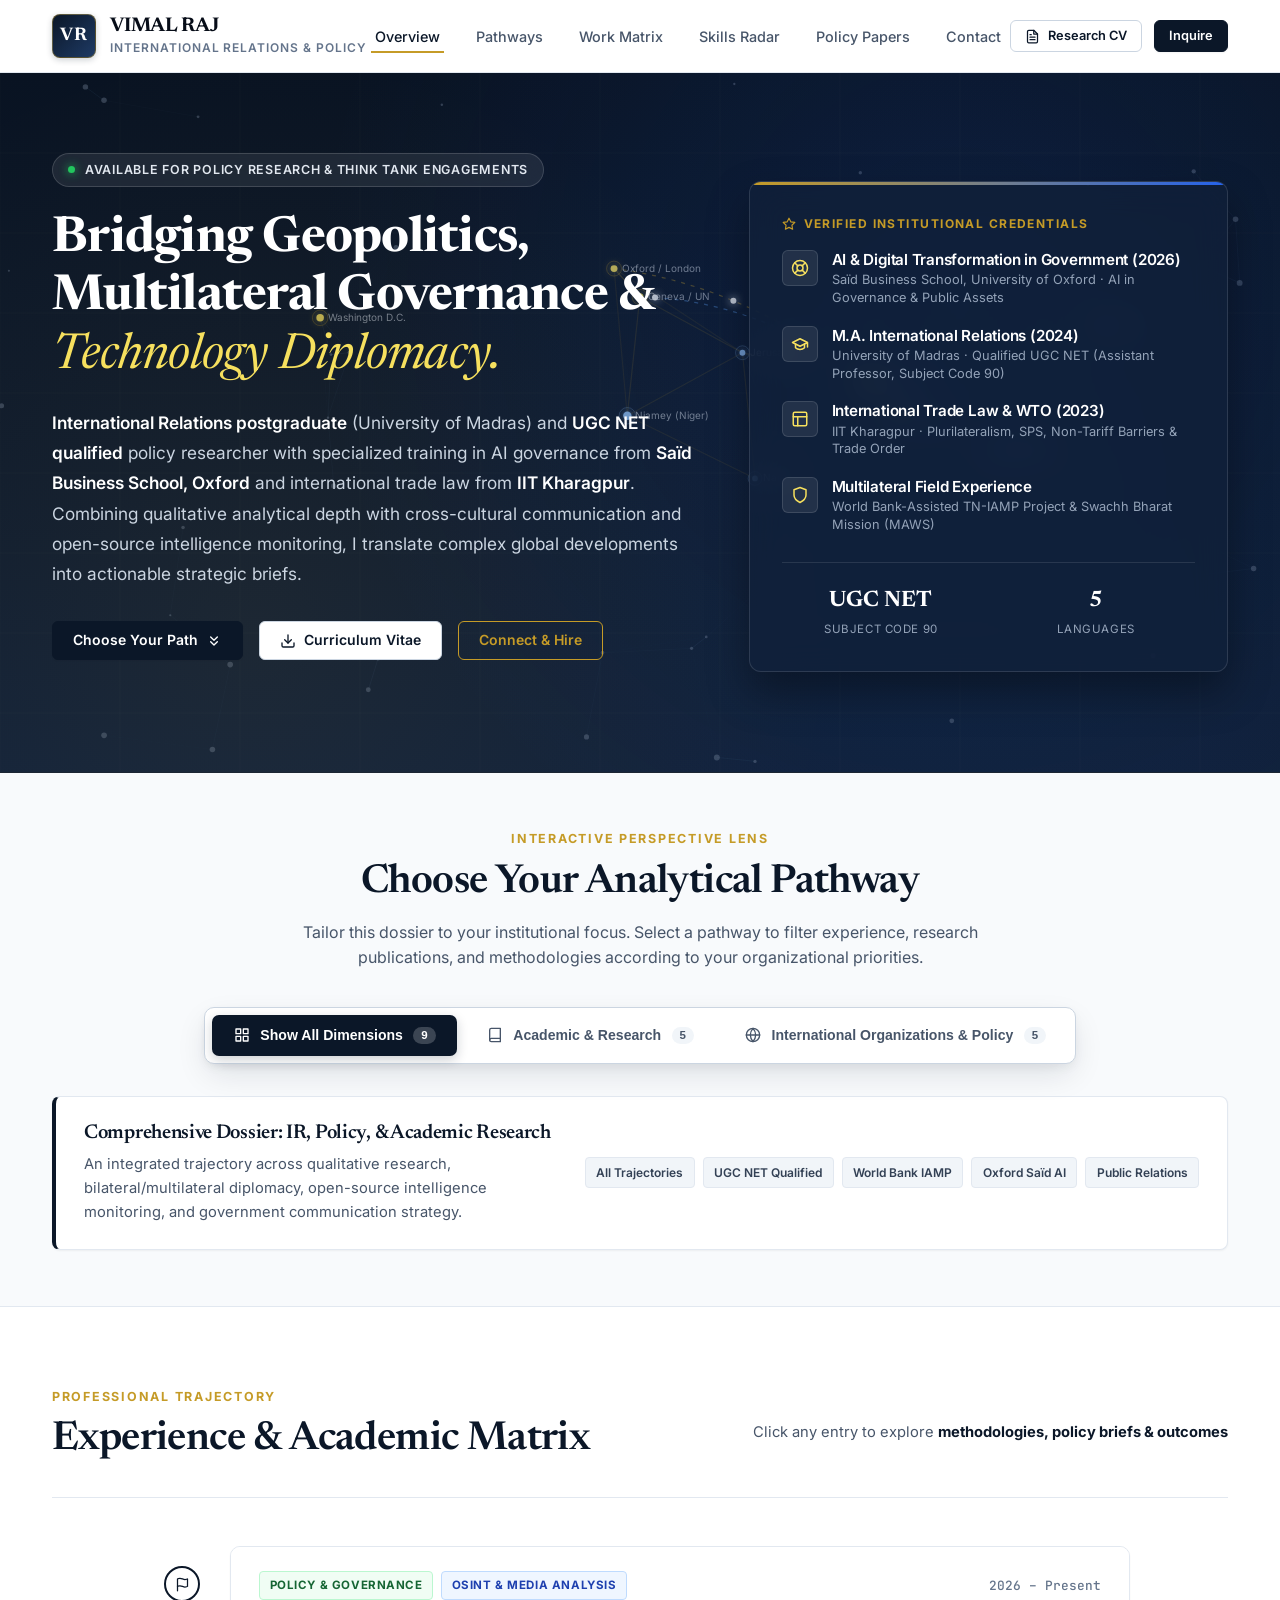
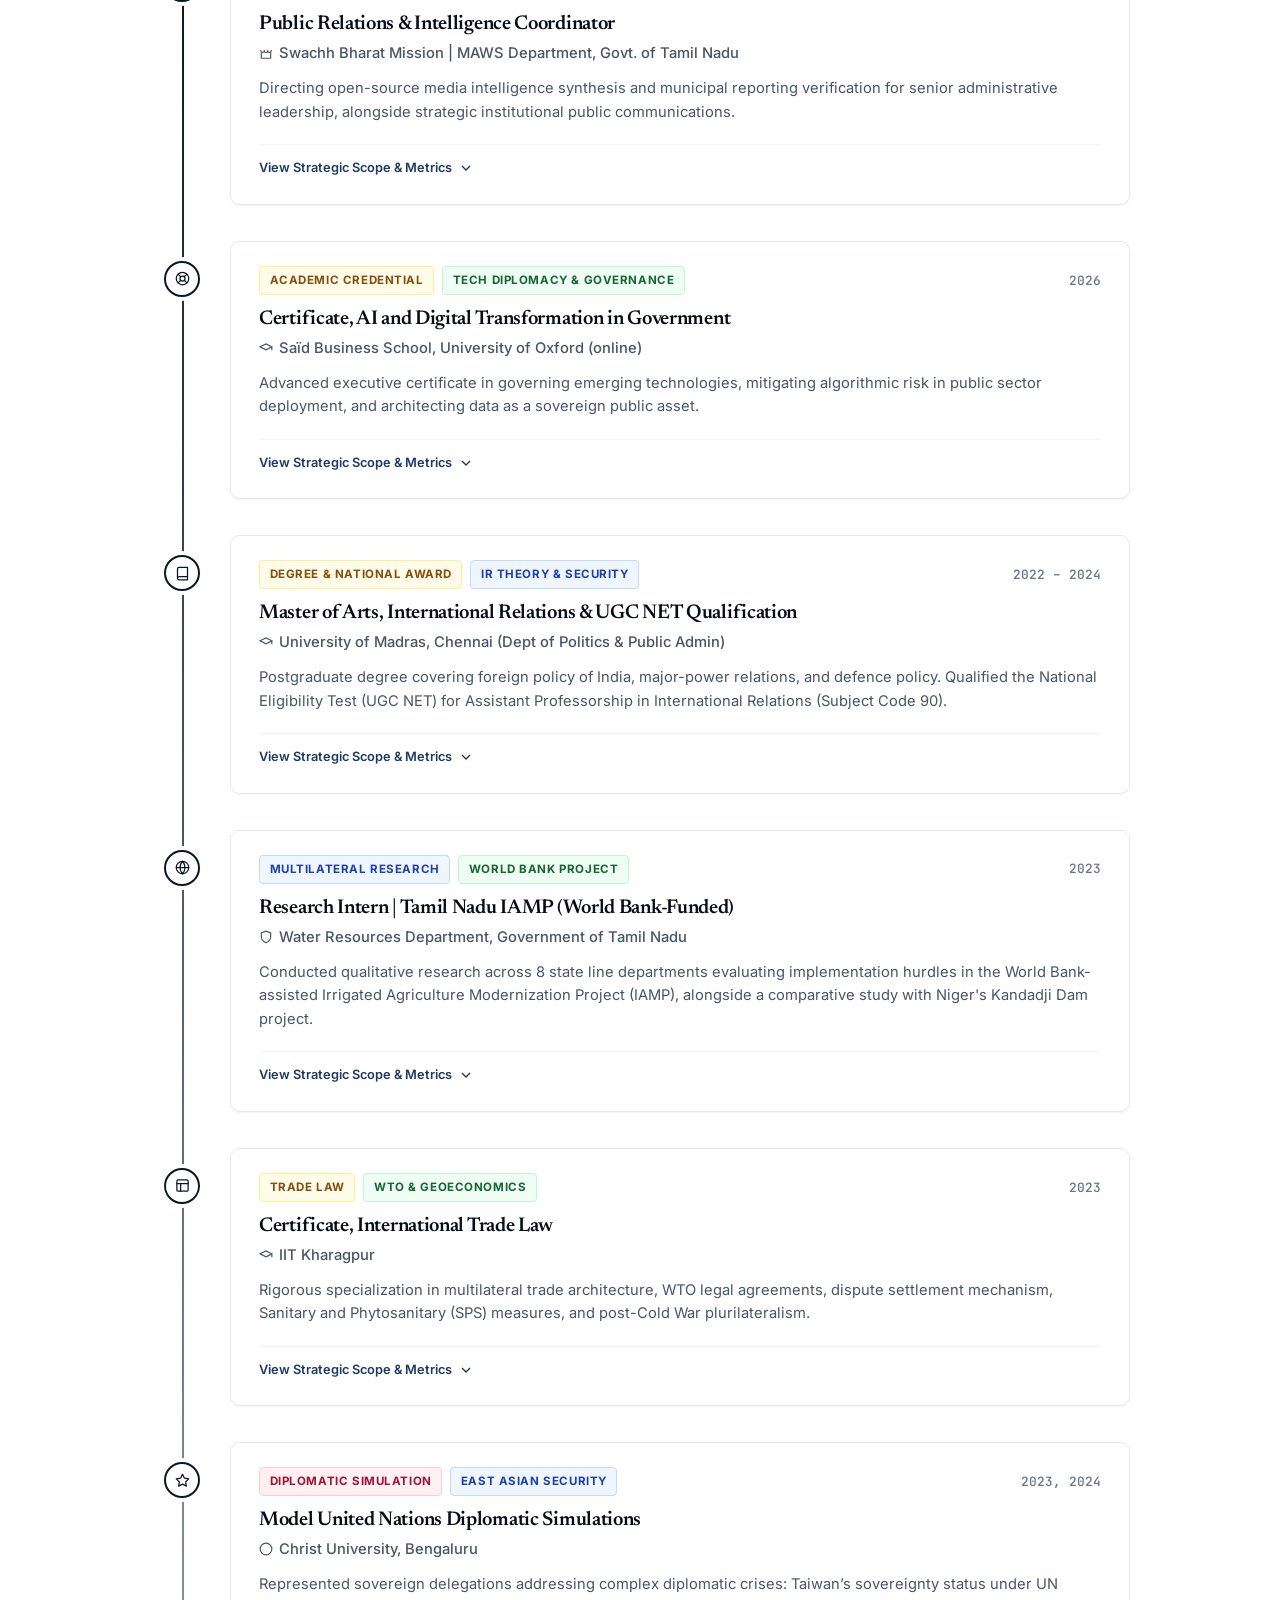
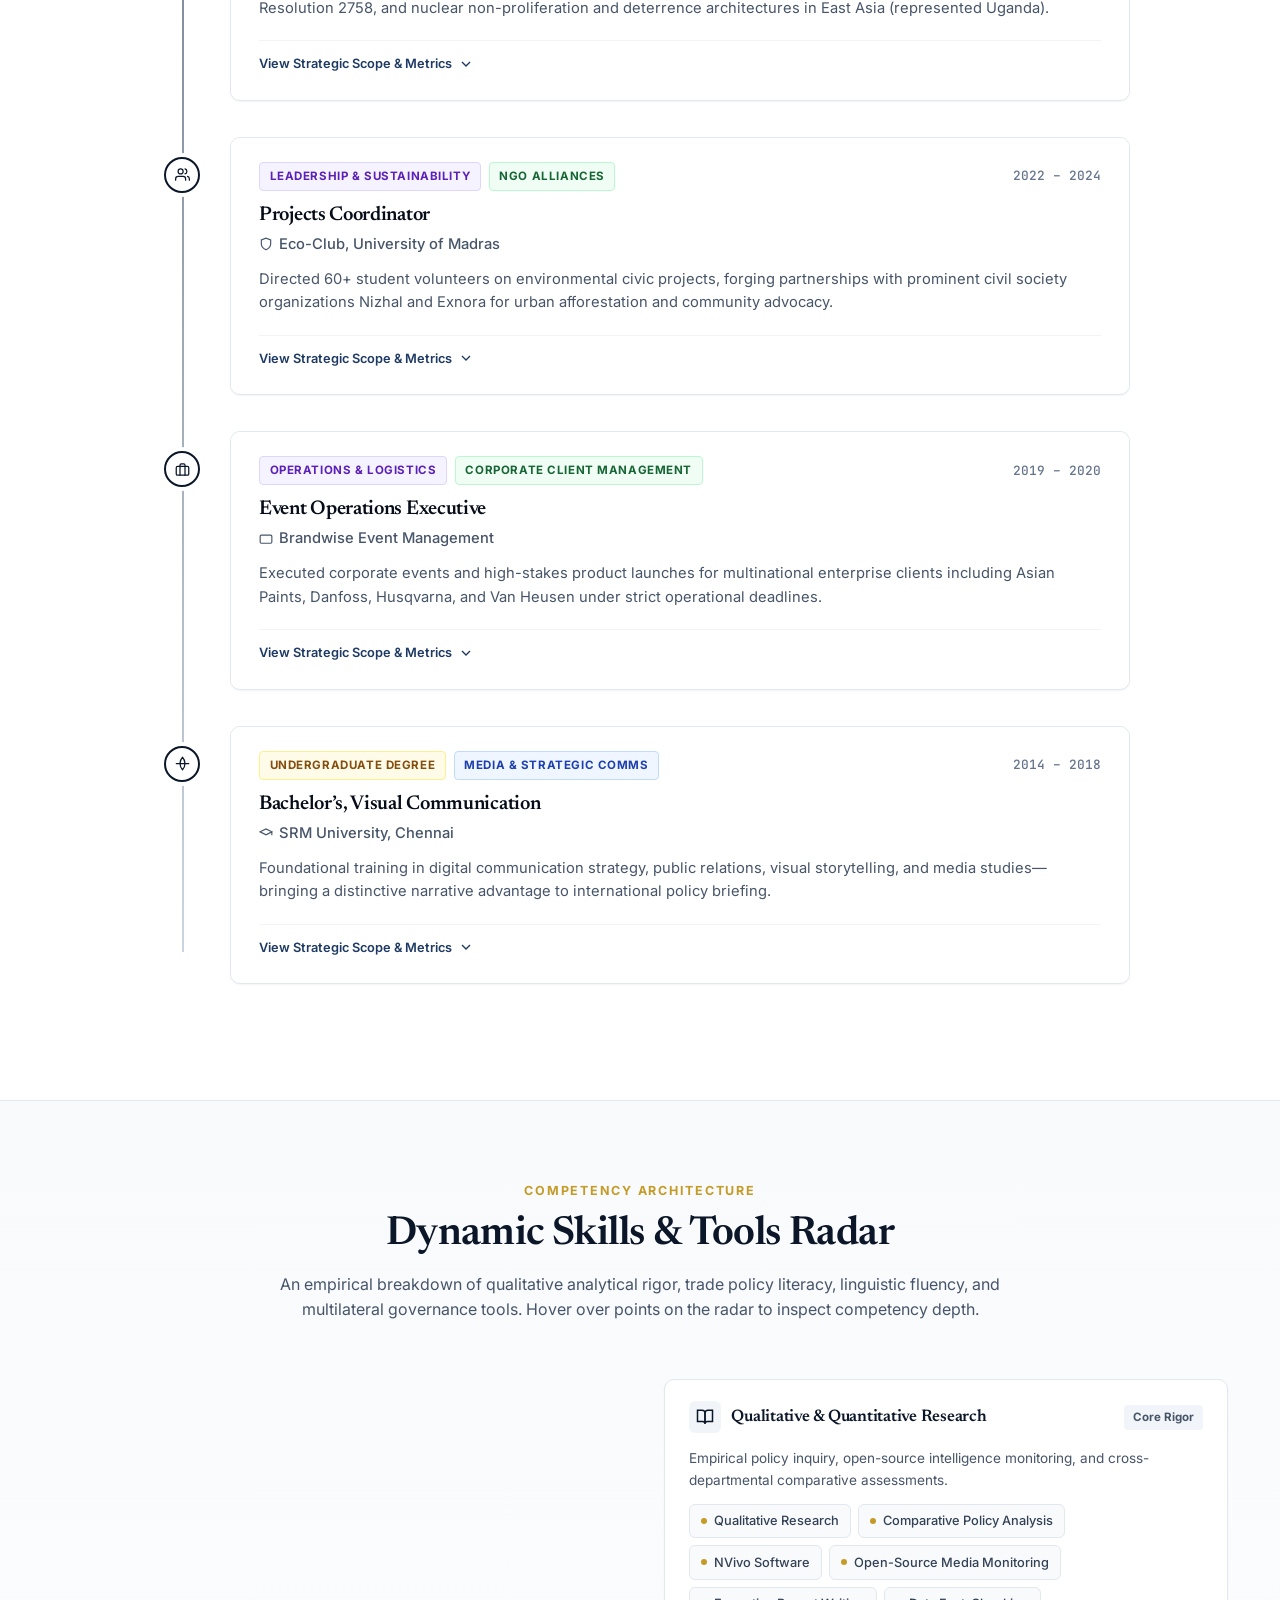
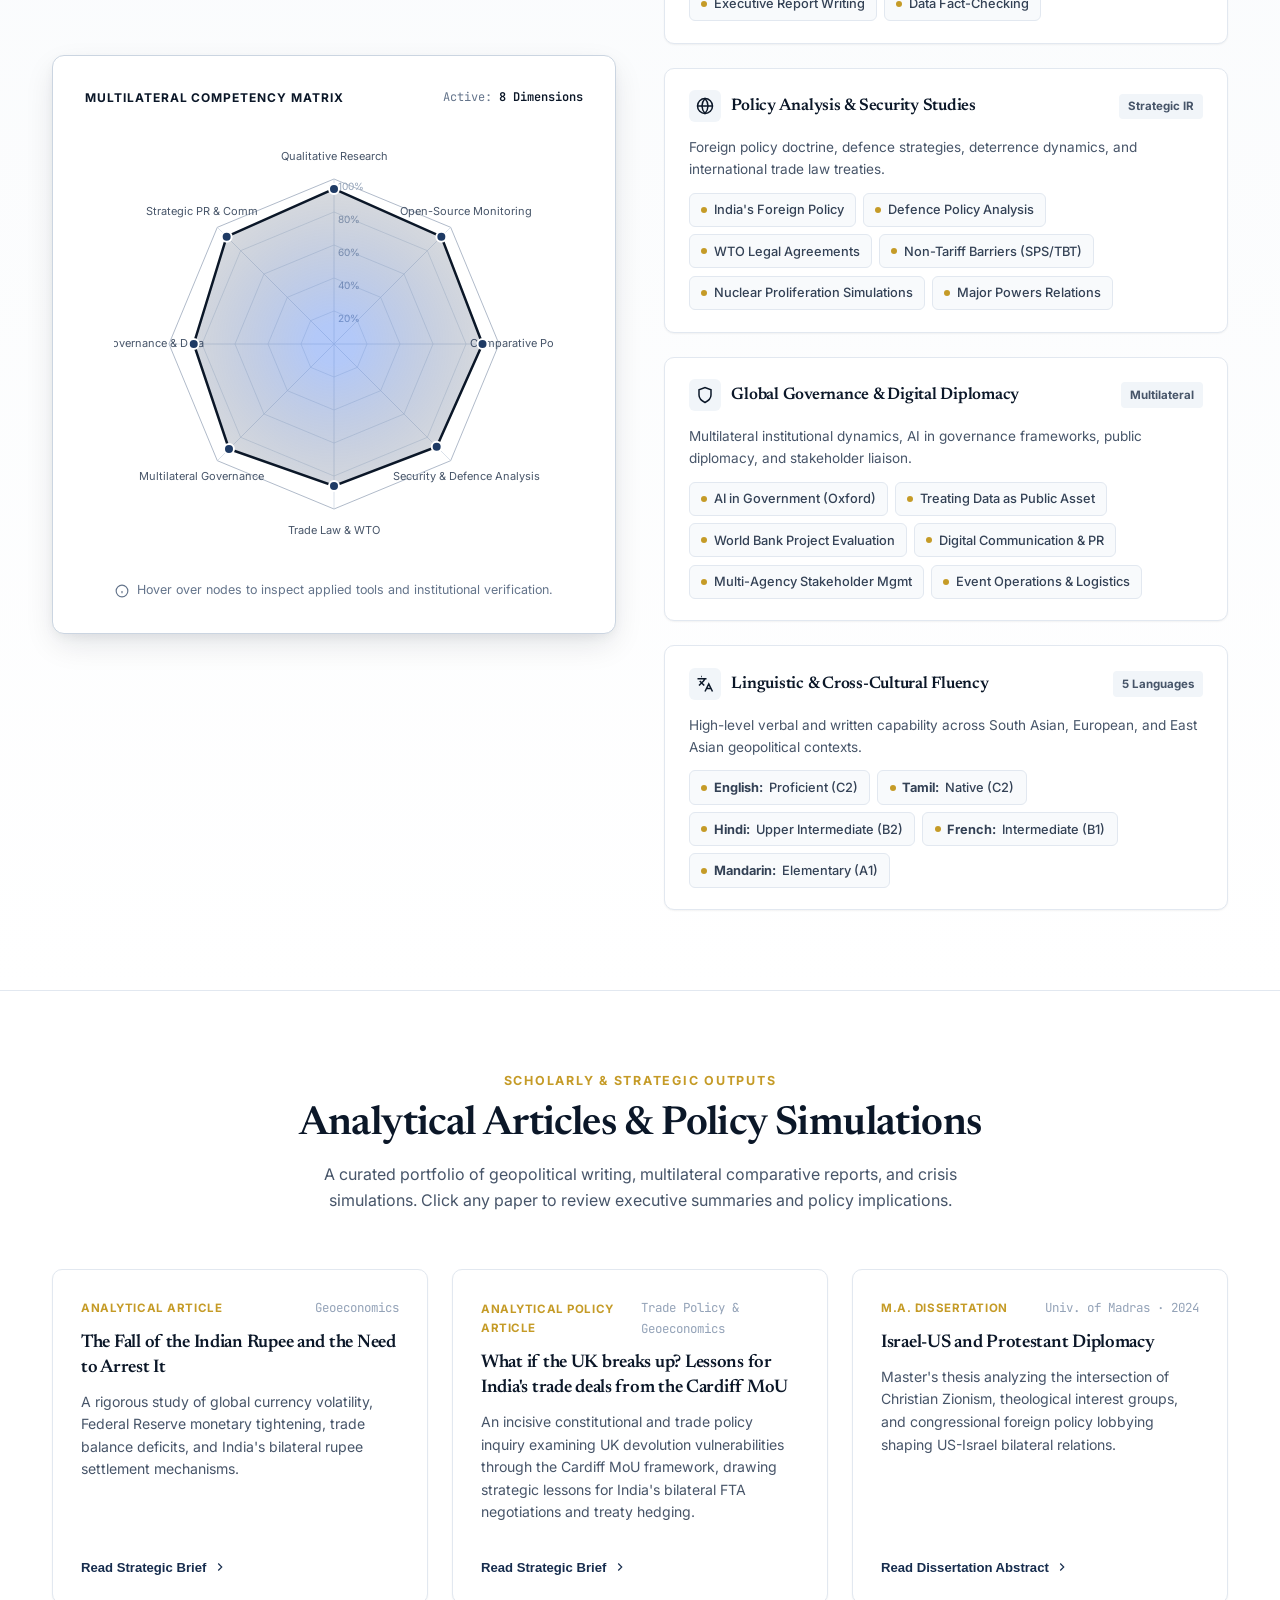
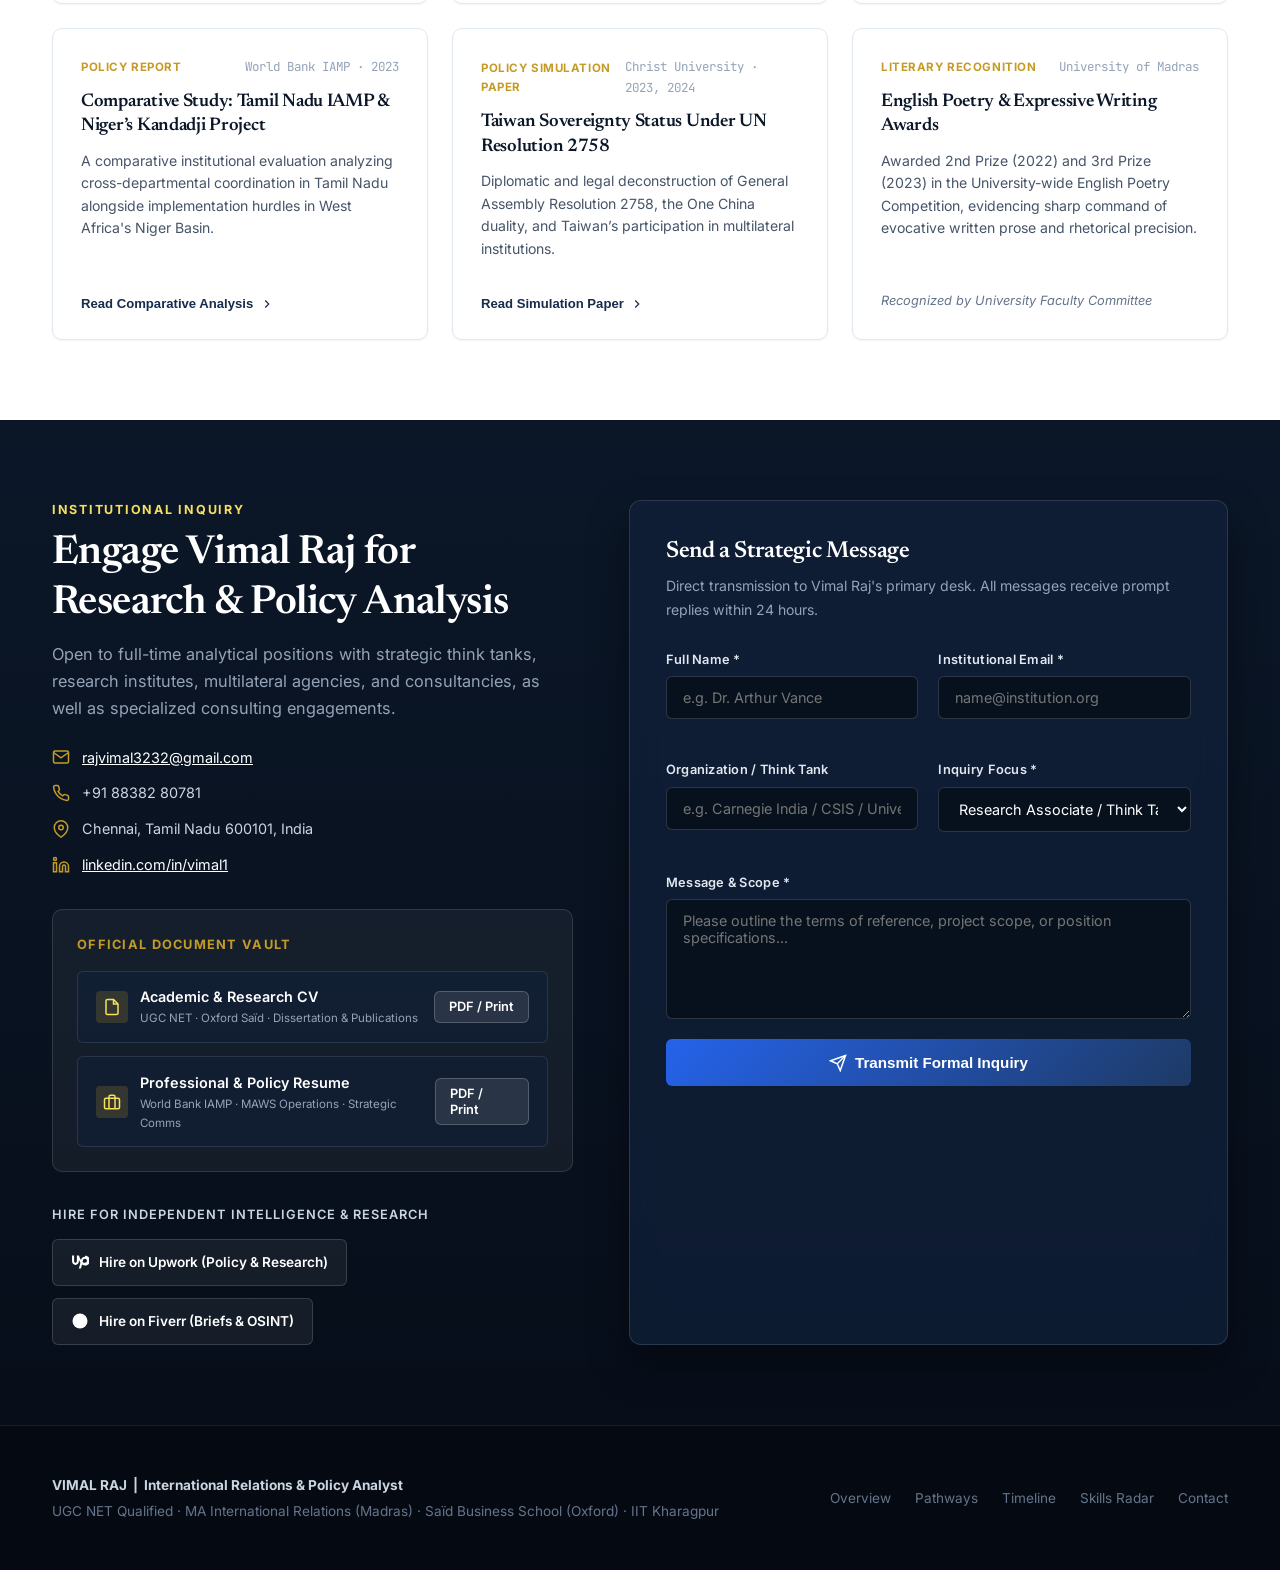
<file: index.html>
<!DOCTYPE html>
<html lang="en">
<head>
  <meta charset="UTF-8">
  <meta name="viewport" content="width=device-width, initial-scale=1.0">
  <title>Vimal Raj | International Relations & Global Policy Analyst</title>
  <meta name="description" content="Portfolio of Vimal Raj: International Relations postgraduate, UGC NET Qualified, Oxford Saïd & IIT Kharagpur certified, specializing in qualitative research, comparative policy, and multilateral diplomacy.">
  <meta name="keywords" content="Vimal Raj, International Relations, Foreign Policy, Think Tank, Carnegie India, Policy Analyst, UGC NET, Oxford Saïd, World Bank IAMP, India Foreign Policy, Geopolitics">
  
  <!-- Preconnect to Google Fonts for Prestigious Typography -->
  <link rel="preconnect" href="https://fonts.googleapis.com">
  <link rel="preconnect" href="https://fonts.gstatic.com" crossorigin>
  <link href="https://fonts.googleapis.com/css2?family=Inter:wght@400;500;600;700&family=Newsreader:ital,opsz,wght@0,6..72,400;0,6..72,600;0,6..72,700;1,6..72,400&family=JetBrains+Mono:wght@400;500&display=swap" rel="stylesheet">

  <link rel="stylesheet" href="styles.css">
</head>
<body>

  <!-- ========================================================================
       TOP NAVIGATION
       ======================================================================== -->
  <header class="site-header">
    <div class="container">
      <div class="nav-wrapper">
        <a href="#hero" class="brand-identity" aria-label="Vimal Raj Home">
          <div class="brand-seal">VR</div>
          <div class="brand-meta">
            <span class="brand-name">VIMAL RAJ</span>
            <span class="brand-title">International Relations & Policy</span>
          </div>
        </a>

        <nav aria-label="Main Navigation">
          <ul class="nav-links">
            <li><a href="#hero" class="nav-link active">Overview</a></li>
            <li><a href="#pathways" class="nav-link">Pathways</a></li>
            <li><a href="#timeline" class="nav-link">Work Matrix</a></li>
            <li><a href="#skills" class="nav-link">Skills Radar</a></li>
            <li><a href="#publications" class="nav-link">Policy Papers</a></li>
            <li><a href="#contact" class="nav-link">Contact</a></li>
          </ul>
        </nav>

        <div class="nav-actions">
          <a href="#cv-vault" class="btn btn-secondary btn-sm open-cv-preview" data-cv-type="research" title="View Research CV">
            <svg width="15" height="15" viewBox="0 0 24 24" fill="none" stroke="currentColor" stroke-width="2" stroke-linecap="round" stroke-linejoin="round"><path d="M14 2H6a2 2 0 0 0-2 2v16a2 2 0 0 0 2 2h12a2 2 0 0 0 2-2V8z"></path><polyline points="14 2 14 8 20 8"></polyline><line x1="16" y1="13" x2="8" y2="13"></line><line x1="16" y1="17" x2="8" y2="17"></line><polyline points="10 9 9 9 8 9"></polyline></svg>
            <span>Research CV</span>
          </a>
          <a href="#contact" class="btn btn-primary btn-sm">
            <span>Inquire</span>
          </a>
          <button class="mobile-menu-btn" aria-label="Toggle Navigation Menu">
            <svg width="20" height="20" viewBox="0 0 24 24" fill="none" stroke="currentColor" stroke-width="2" stroke-linecap="round" stroke-linejoin="round"><line x1="3" y1="12" x2="21" y2="12"></line><line x1="3" y1="6" x2="21" y2="6"></line><line x1="3" y1="18" x2="21" y2="18"></line></svg>
          </button>
        </div>
      </div>
    </div>
  </header>

  <!-- Mobile Drawer -->
  <div class="mobile-nav-drawer" id="mobile-drawer">
    <ul class="mobile-nav-links">
      <li><a href="#hero">Overview</a></li>
      <li><a href="#pathways">Pathway Selector</a></li>
      <li><a href="#timeline">Timeline & Work Matrix</a></li>
      <li><a href="#skills">Skills & Tools Radar</a></li>
      <li><a href="#publications">Publications & Briefs</a></li>
      <li><a href="#contact">Contact & CV Vault</a></li>
    </ul>
  </div>

  <main>
    <!-- ======================================================================
         1. HERO SECTION (Minimalist, Prestigious Header + Global Canvas Network)
         ====================================================================== -->
    <section id="hero" class="hero-section">
      <!-- Interactive Geopolitical Network Animation -->
      <div class="hero-canvas-container" aria-hidden="true">
        <canvas id="hero-network-canvas"></canvas>
      </div>
      <div class="hero-overlay-gradient" aria-hidden="true"></div>

      <div class="container hero-content">
        <div class="hero-grid">
          <div>
            <div class="prestige-pill">
              <span class="status-dot"></span>
              <span>Available for Policy Research & Think Tank Engagements</span>
            </div>

            <h1 class="hero-title">
              Bridging Geopolitics, Multilateral Governance & <span class="gold-accent">Technology Diplomacy.</span>
            </h1>

            <p class="hero-bio">
              <strong>International Relations postgraduate</strong> (University of Madras) and <strong>UGC NET qualified</strong> policy researcher with specialized training in AI governance from <strong>Saïd Business School, Oxford</strong> and international trade law from <strong>IIT Kharagpur</strong>. Combining qualitative analytical depth with cross-cultural communication and open-source intelligence monitoring, I translate complex global developments into actionable strategic briefs.
            </p>

            <div class="hero-cta-group">
              <a href="#pathways" class="btn btn-primary">
                <span>Choose Your Path</span>
                <svg width="16" height="16" viewBox="0 0 24 24" fill="none" stroke="currentColor" stroke-width="2" stroke-linecap="round" stroke-linejoin="round"><path d="M7 13l5 5 5-5M7 6l5 5 5-5"/></svg>
              </a>
              <a href="#cv-vault" class="btn btn-secondary open-cv-preview" data-cv-type="research">
                <svg width="16" height="16" viewBox="0 0 24 24" fill="none" stroke="currentColor" stroke-width="2" stroke-linecap="round" stroke-linejoin="round"><path d="M21 15v4a2 2 0 0 1-2 2H5a2 2 0 0 1-2-2v-4"></path><polyline points="7 10 12 15 17 10"></polyline><line x1="12" y1="15" x2="12" y2="3"></line></svg>
                <span>Curriculum Vitae</span>
              </a>
              <a href="#contact" class="btn btn-outline-gold">
                <span>Connect & Hire</span>
              </a>
            </div>
          </div>

          <!-- Diplomatic Credentials Dossier Card -->
          <div class="hero-diplomatic-card">
            <div class="card-header-label">
              <svg width="14" height="14" viewBox="0 0 24 24" fill="none" stroke="currentColor" stroke-width="2" stroke-linecap="round" stroke-linejoin="round"><polygon points="12 2 15.09 8.26 22 9.27 17 14.14 18.18 21.02 12 17.77 5.82 21.02 7 14.14 2 9.27 8.91 8.26 12 2"></polygon></svg>
              <span>Verified Institutional Credentials</span>
            </div>

            <div class="credentials-list">
              <!-- Oxford Saïd 2026 (Recent on top) -->
              <div class="credential-item">
                <div class="credential-icon-wrap">
                  <svg width="18" height="18" viewBox="0 0 24 24" fill="none" stroke="currentColor" stroke-width="2" stroke-linecap="round" stroke-linejoin="round"><circle cx="12" cy="12" r="10"></circle><path d="m4.93 4.93 4.24 4.24"></path><path d="m14.83 9.17 4.24-4.24"></path><path d="m14.83 14.83 4.24 4.24"></path><path d="m9.17 14.83-4.24 4.24"></path><circle cx="12" cy="12" r="4"></circle></svg>
                </div>
                <div class="credential-text">
                  <h4>AI & Digital Transformation in Government (2026)</h4>
                  <p>Saïd Business School, University of Oxford · AI in Governance & Public Assets</p>
                </div>
              </div>

              <!-- University of Madras 2024 -->
              <div class="credential-item">
                <div class="credential-icon-wrap">
                  <svg width="18" height="18" viewBox="0 0 24 24" fill="none" stroke="currentColor" stroke-width="2" stroke-linecap="round" stroke-linejoin="round"><path d="M22 10v6M2 10l10-5 10 5-10 5z"></path><path d="M6 12v5c3 3 9 3 12 0v-5"></path></svg>
                </div>
                <div class="credential-text">
                  <h4>M.A. International Relations (2024)</h4>
                  <p>University of Madras · Qualified UGC NET (Assistant Professor, Subject Code 90)</p>
                </div>
              </div>

              <!-- IIT Kharagpur 2023 -->
              <div class="credential-item">
                <div class="credential-icon-wrap">
                  <svg width="18" height="18" viewBox="0 0 24 24" fill="none" stroke="currentColor" stroke-width="2" stroke-linecap="round" stroke-linejoin="round"><rect x="3" y="3" width="18" height="18" rx="2" ry="2"></rect><line x1="3" y1="9" x2="21" y2="9"></line><line x1="9" y1="21" x2="9" y2="9"></line></svg>
                </div>
                <div class="credential-text">
                  <h4>International Trade Law & WTO (2023)</h4>
                  <p>IIT Kharagpur · Plurilateralism, SPS, Non-Tariff Barriers & Trade Order</p>
                </div>
              </div>

              <!-- Multilateral Field Experience -->
              <div class="credential-item">
                <div class="credential-icon-wrap">
                  <svg width="18" height="18" viewBox="0 0 24 24" fill="none" stroke="currentColor" stroke-width="2" stroke-linecap="round" stroke-linejoin="round"><path d="M12 22s8-4 8-10V5l-8-3-8 3v7c0 6 8 10 8 10z"></path></svg>
                </div>
                <div class="credential-text">
                  <h4>Multilateral Field Experience</h4>
                  <p>World Bank-Assisted TN-IAMP Project & Swachh Bharat Mission (MAWS)</p>
                </div>
              </div>
            </div>

            <div class="hero-stat-strip" style="grid-template-columns: repeat(2, 1fr);">
              <div class="stat-box">
                <div class="stat-number">UGC NET</div>
                <div class="stat-label">Subject Code 90</div>
              </div>
              <div class="stat-box">
                <div class="stat-number">5</div>
                <div class="stat-label">Languages</div>
              </div>
            </div>
          </div>
        </div>
      </div>
    </section>

    <!-- ======================================================================
         2. THE "CHOOSE YOUR PATH" FILTER (CORE FEATURE)
         ====================================================================== -->
    <section id="pathways" class="pathways-section">
      <div class="container">
        <div class="pathways-header">
          <span class="section-eyebrow">Interactive Perspective Lens</span>
          <h2 class="section-title">Choose Your Analytical Pathway</h2>
          <p class="section-subtitle">
            Tailor this dossier to your institutional focus. Select a pathway to filter experience, research publications, and methodologies according to your organizational priorities.
          </p>
        </div>

        <!-- Prominent Filter Selector Component -->
        <div class="filter-container">
          <div class="filter-nav" role="tablist" aria-label="Analytical Pathway Filter">
            <button class="path-filter-btn active" data-path="all" role="tab" aria-selected="true">
              <svg width="16" height="16" viewBox="0 0 24 24" fill="none" stroke="currentColor" stroke-width="2" stroke-linecap="round" stroke-linejoin="round"><rect x="3" y="3" width="7" height="7"></rect><rect x="14" y="3" width="7" height="7"></rect><rect x="14" y="14" width="7" height="7"></rect><rect x="3" y="14" width="7" height="7"></rect></svg>
              <span>Show All Dimensions</span>
              <span class="badge-count">9</span>
            </button>
            <button class="path-filter-btn" data-path="academic" role="tab" aria-selected="false">
              <svg width="16" height="16" viewBox="0 0 24 24" fill="none" stroke="currentColor" stroke-width="2" stroke-linecap="round" stroke-linejoin="round"><path d="M4 19.5A2.5 2.5 0 0 1 6.5 17H20"></path><path d="M6.5 2H20v20H6.5A2.5 2.5 0 0 1 4 19.5v-15A2.5 2.5 0 0 1 6.5 2z"></path></svg>
              <span>Academic & Research</span>
              <span class="badge-count">5</span>
            </button>
            <button class="path-filter-btn" data-path="policy" role="tab" aria-selected="false">
              <svg width="16" height="16" viewBox="0 0 24 24" fill="none" stroke="currentColor" stroke-width="2" stroke-linecap="round" stroke-linejoin="round"><circle cx="12" cy="12" r="10"></circle><line x1="2" y1="12" x2="22" y2="12"></line><path d="M12 2a15.3 15.3 0 0 1 4 10 15.3 15.3 0 0 1-4 10 15.3 15.3 0 0 1-4-10 15.3 15.3 0 0 1 4-10z"></path></svg>
              <span>International Organizations & Policy</span>
              <span class="badge-count">5</span>
            </button>
          </div>
        </div>

        <!-- Dynamic Contextual Insight Banner -->
        <div class="pathway-insight-banner" id="pathway-insight-banner">
          <div class="insight-text-group">
            <h3 class="insight-title">Comprehensive Dossier: IR, Policy, & Academic Research</h3>
            <p class="insight-desc">
              An integrated trajectory across qualitative research, bilateral/multilateral diplomacy, open-source intelligence monitoring, and government communication strategy.
            </p>
          </div>
          <div class="insight-focus-tags">
            <span class="focus-tag">All Trajectories</span>
            <span class="focus-tag">UGC NET Qualified</span>
            <span class="focus-tag">World Bank IAMP</span>
            <span class="focus-tag">Oxford Saïd AI</span>
            <span class="focus-tag">Public Relations</span>
          </div>
        </div>
      </div>
    </section>

    <!-- ======================================================================
         3. INTERACTIVE TIMELINE / WORK MATRIX
         ====================================================================== -->
    <section id="timeline" class="timeline-section">
      <div class="container">
        <div class="timeline-view-controls">
          <div>
            <span class="section-eyebrow">Professional Trajectory</span>
            <h2 class="section-title">Experience & Academic Matrix</h2>
          </div>
          <div class="timeline-summary-text">
            <span>Click any entry to explore <strong>methodologies, policy briefs & outcomes</strong></span>
          </div>
        </div>

        <div class="timeline-track-container">
          <div class="timeline-vertical-line" aria-hidden="true"></div>

          <!-- ENTRY 1: Swachh Bharat Mission (MAWS) -->
          <article class="timeline-item" data-paths="policy">
            <div class="timeline-node-pin" aria-hidden="true">
              <svg width="15" height="15" viewBox="0 0 24 24" fill="none" stroke="currentColor" stroke-width="2" stroke-linecap="round" stroke-linejoin="round"><path d="M4 15s1-1 4-1 5 2 8 2 4-1 4-1V3s-1 1-4 1-5-2-8-2-4 1-4 1z"></path><line x1="4" y1="22" x2="4" y2="15"></line></svg>
            </div>
            <div class="timeline-card">
              <div class="card-main-header">
                <div class="card-top-meta">
                  <div class="card-tag-group">
                    <span class="tag-badge tag-policy">Policy & Governance</span>
                    <span class="tag-badge tag-research">OSINT & Media Analysis</span>
                  </div>
                  <div class="card-period">2026 – Present</div>
                </div>
                <div class="card-title-group">
                  <h3>Public Relations & Intelligence Coordinator</h3>
                  <div class="card-institution">
                    <svg width="14" height="14" viewBox="0 0 24 24" fill="none" stroke="currentColor" stroke-width="2"><path d="M3 21h18M3 7v1a3 3 0 0 0 6 0V7m0 1a3 3 0 0 0 6 0V7m0 1a3 3 0 0 0 6 0V7M4 21V10m16 11V10"></path></svg>
                    <span>Swachh Bharat Mission | MAWS Department, Govt. of Tamil Nadu</span>
                  </div>
                </div>
                <p class="card-summary-preview">
                  Directing open-source media intelligence synthesis and municipal reporting verification for senior administrative leadership, alongside strategic institutional public communications.
                </p>
                <div class="card-expand-prompt">
                  <span class="expand-toggle-text">
                    <span>View Strategic Scope & Metrics</span>
                    <svg class="chevron-icon" width="16" height="16" viewBox="0 0 24 24" fill="none" stroke="currentColor" stroke-width="2"><polyline points="6 9 12 15 18 9"></polyline></svg>
                  </span>
                </div>
              </div>

              <!-- Accordion Expansion Drawer -->
              <div class="card-expanded-drawer">
                <div class="expanded-grid">
                  <div>
                    <h4 style="font-size: 0.85rem; text-transform: uppercase; color: var(--navy-900); margin-bottom: 0.65rem;">Key Responsibilities & Impact</h4>
                    <ul class="expanded-bullets">
                      <li><strong>Executive Media Intelligence:</strong> Monitor major regional newspapers and digital open sources for administrative developments, synthesizing findings into concise morning briefs for senior departmental leadership and executive decision-makers.</li>
                      <li><strong>Data Verification & Quality Assurance:</strong> Review and fact-check daily municipal operational reports across administrative zones to ensure empirical reliability for policy adjustments.</li>
                      <li><strong>Digital Transparency & PR:</strong> Lead strategic communications across X (Twitter) and Instagram channels, elevating civic transparency and public service accountability.</li>
                    </ul>
                  </div>
                  <div class="expanded-metrics-panel">
                    <div class="metrics-panel-title">Institutional Footprint</div>
                    <div class="metric-row">
                      <span class="metric-label">Target Audience</span>
                      <span class="metric-val">Departmental Leadership & Directorate</span>
                    </div>
                    <div class="metric-row">
                      <span class="metric-label">Intelligence Cadence</span>
                      <span class="metric-val">Daily Regional Briefs</span>
                    </div>
                    <div class="metric-row">
                      <span class="metric-label">Key Tools</span>
                      <span class="metric-val">OSINT, X Analytics, CMS</span>
                    </div>
                  </div>
                </div>
              </div>
            </div>
          </article>

          <!-- ENTRY 2: Oxford Saïd Business School -->
          <article class="timeline-item" data-paths="academic policy">
            <div class="timeline-node-pin" aria-hidden="true">
              <svg width="15" height="15" viewBox="0 0 24 24" fill="none" stroke="currentColor" stroke-width="2" stroke-linecap="round" stroke-linejoin="round"><circle cx="12" cy="12" r="10"></circle><path d="m4.93 4.93 4.24 4.24"></path><path d="m14.83 9.17 4.24-4.24"></path><path d="m14.83 14.83 4.24 4.24"></path><path d="m9.17 14.83-4.24 4.24"></path><circle cx="12" cy="12" r="4"></circle></svg>
            </div>
            <div class="timeline-card">
              <div class="card-main-header">
                <div class="card-top-meta">
                  <div class="card-tag-group">
                    <span class="tag-badge tag-academic">Academic Credential</span>
                    <span class="tag-badge tag-policy">Tech Diplomacy & Governance</span>
                  </div>
                  <div class="card-period">2026</div>
                </div>
                <div class="card-title-group">
                  <h3>Certificate, AI and Digital Transformation in Government</h3>
                  <div class="card-institution">
                    <svg width="14" height="14" viewBox="0 0 24 24" fill="none" stroke="currentColor" stroke-width="2"><path d="M22 10v6M2 10l10-5 10 5-10 5z"></path></svg>
                    <span>Saïd Business School, University of Oxford (online)</span>
                  </div>
                </div>
                <p class="card-summary-preview">
                  Advanced executive certificate in governing emerging technologies, mitigating algorithmic risk in public sector deployment, and architecting data as a sovereign public asset.
                </p>
                <div class="card-expand-prompt">
                  <span class="expand-toggle-text">
                    <span>View Strategic Scope & Metrics</span>
                    <svg class="chevron-icon" width="16" height="16" viewBox="0 0 24 24" fill="none" stroke="currentColor" stroke-width="2"><polyline points="6 9 12 15 18 9"></polyline></svg>
                  </span>
                </div>
              </div>

              <div class="card-expanded-drawer">
                <div class="expanded-grid">
                  <div>
                    <h4 style="font-size: 0.85rem; text-transform: uppercase; color: var(--navy-900); margin-bottom: 0.65rem;">Coursework & Theoretical Depth</h4>
                    <ul class="expanded-bullets">
                      <li><strong>AI Governance Frameworks:</strong> Auditing automated decision-making systems for ethical bias, public accountability, and regulatory compliance.</li>
                      <li><strong>Data as a Public Asset:</strong> Exploring sovereign digital public infrastructure (DPI) and equitable data-sharing protocols.</li>
                      <li><strong>Geopolitics of AI:</strong> Strategic competition in frontier models, semiconductor supply chains, and multilateral AI standards.</li>
                    </ul>
                  </div>
                  <div class="expanded-metrics-panel">
                    <div class="metrics-panel-title">Institutional Overview</div>
                    <div class="metric-row">
                      <span class="metric-label">Institution</span>
                      <span class="metric-val">Oxford Saïd</span>
                    </div>
                    <div class="metric-row">
                      <span class="metric-label">Focus Area</span>
                      <span class="metric-val">AI in Public Sector</span>
                    </div>
                    <div class="metric-row">
                      <span class="metric-label">Competency</span>
                      <span class="metric-val">Algorithmic Risk</span>
                    </div>
                  </div>
                </div>
              </div>
            </div>
          </article>

          <!-- ENTRY 3: University of Madras (MA IR + UGC NET) -->
          <article class="timeline-item" data-paths="academic">
            <div class="timeline-node-pin" aria-hidden="true">
              <svg width="15" height="15" viewBox="0 0 24 24" fill="none" stroke="currentColor" stroke-width="2" stroke-linecap="round" stroke-linejoin="round"><path d="M4 19.5A2.5 2.5 0 0 1 6.5 17H20"></path><path d="M6.5 2H20v20H6.5A2.5 2.5 0 0 1 4 19.5v-15A2.5 2.5 0 0 1 6.5 2z"></path></svg>
            </div>
            <div class="timeline-card">
              <div class="card-main-header">
                <div class="card-top-meta">
                  <div class="card-tag-group">
                    <span class="tag-badge tag-academic">Degree & National Award</span>
                    <span class="tag-badge tag-research">IR Theory & Security</span>
                  </div>
                  <div class="card-period">2022 – 2024</div>
                </div>
                <div class="card-title-group">
                  <h3>Master of Arts, International Relations & UGC NET Qualification</h3>
                  <div class="card-institution">
                    <svg width="14" height="14" viewBox="0 0 24 24" fill="none" stroke="currentColor" stroke-width="2"><path d="M22 10v6M2 10l10-5 10 5-10 5z"></path></svg>
                    <span>University of Madras, Chennai (Dept of Politics & Public Admin)</span>
                  </div>
                </div>
                <p class="card-summary-preview">
                  Postgraduate degree covering foreign policy of India, major-power relations, and defence policy. Qualified the National Eligibility Test (UGC NET) for Assistant Professorship in International Relations (Subject Code 90).
                </p>
                <div class="card-expand-prompt">
                  <span class="expand-toggle-text">
                    <span>View Strategic Scope & Metrics</span>
                    <svg class="chevron-icon" width="16" height="16" viewBox="0 0 24 24" fill="none" stroke="currentColor" stroke-width="2"><polyline points="6 9 12 15 18 9"></polyline></svg>
                  </span>
                </div>
              </div>

              <div class="card-expanded-drawer">
                <div class="expanded-grid">
                  <div>
                    <h4 style="font-size: 0.85rem; text-transform: uppercase; color: var(--navy-900); margin-bottom: 0.65rem;">Academic Dissertation & Rigor</h4>
                    <ul class="expanded-bullets">
                      <li><strong>Master's Dissertation:</strong> <em>"Israel-US and Protestant Diplomacy"</em> — Qualitative inquiry into faith-based interest groups, Christian Zionism, and congressional foreign policy lobbying shaping US Middle East strategy.</li>
                      <li><strong>Coursework Domains:</strong> Theories of IR, Foreign Policy of India, Defence Policy Analysis, India–Major Powers Relations, AI and Tech Diplomacy, Global Supply Chain Challenges, and International Organizations.</li>
                      <li><strong>National Distinction:</strong> Qualified UGC NET in International Relations (Subject Code 90), certifying scholarly research proficiency and higher education teaching eligibility.</li>
                    </ul>
                  </div>
                  <div class="expanded-metrics-panel">
                    <div class="metrics-panel-title">Academic Metrics</div>
                    <div class="metric-row">
                      <span class="metric-label">UGC NET Status</span>
                      <span class="metric-val">Qualified (Subject 90)</span>
                    </div>
                    <div class="metric-row">
                      <span class="metric-label">Degree</span>
                      <span class="metric-val">M.A. International Relations</span>
                    </div>
                    <div class="metric-row">
                      <span class="metric-label">Dissertation Topic</span>
                      <span class="metric-val">Israel-US Diplomacy</span>
                    </div>
                  </div>
                </div>
                <div class="expanded-action-footer">
                  <button class="btn btn-secondary btn-sm open-pub-modal" data-pub="israel">
                    <span>Preview Dissertation Abstract</span>
                  </button>
                </div>
              </div>
            </div>
          </article>

          <!-- ENTRY 4: World Bank TN IAMP Research Intern -->
          <article class="timeline-item" data-paths="policy academic">
            <div class="timeline-node-pin" aria-hidden="true">
              <svg width="15" height="15" viewBox="0 0 24 24" fill="none" stroke="currentColor" stroke-width="2" stroke-linecap="round" stroke-linejoin="round"><circle cx="12" cy="12" r="10"></circle><line x1="2" y1="12" x2="22" y2="12"></line><path d="M12 2a15.3 15.3 0 0 1 4 10 15.3 15.3 0 0 1-4 10 15.3 15.3 0 0 1-4-10 15.3 15.3 0 0 1 4-10z"></path></svg>
            </div>
            <div class="timeline-card">
              <div class="card-main-header">
                <div class="card-top-meta">
                  <div class="card-tag-group">
                    <span class="tag-badge tag-research">Multilateral Research</span>
                    <span class="tag-badge tag-policy">World Bank Project</span>
                  </div>
                  <div class="card-period">2023</div>
                </div>
                <div class="card-title-group">
                  <h3>Research Intern | Tamil Nadu IAMP (World Bank-Funded)</h3>
                  <div class="card-institution">
                    <svg width="14" height="14" viewBox="0 0 24 24" fill="none" stroke="currentColor" stroke-width="2"><path d="M12 22s8-4 8-10V5l-8-3-8 3v7c0 6 8 10 8 10z"></path></svg>
                    <span>Water Resources Department, Government of Tamil Nadu</span>
                  </div>
                </div>
                <p class="card-summary-preview">
                  Conducted qualitative research across 8 state line departments evaluating implementation hurdles in the World Bank-assisted Irrigated Agriculture Modernization Project (IAMP), alongside a comparative study with Niger's Kandadji Dam project.
                </p>
                <div class="card-expand-prompt">
                  <span class="expand-toggle-text">
                    <span>View Strategic Scope & Metrics</span>
                    <svg class="chevron-icon" width="16" height="16" viewBox="0 0 24 24" fill="none" stroke="currentColor" stroke-width="2"><polyline points="6 9 12 15 18 9"></polyline></svg>
                  </span>
                </div>
              </div>

              <div class="card-expanded-drawer">
                <div class="expanded-grid">
                  <div>
                    <h4 style="font-size: 0.85rem; text-transform: uppercase; color: var(--navy-900); margin-bottom: 0.65rem;">Methodology & Contributions</h4>
                    <ul class="expanded-bullets">
                      <li><strong>Multi-Departmental Inquiry:</strong> Conducted qualitative research across 8 state line departments (Water Resources, Agriculture, Horticulture, Animal Husbandry, Fisheries, Agri-Marketing, etc.) to assess project delivery fidelity.</li>
                      <li><strong>Comparative Transnational Study:</strong> Carried out an in-depth comparative analysis between Tamil Nadu’s IAMP and West Africa's Kandadji Dam Project (Niger River Basin) to isolate institutional bottlenecks and cross-regional best practices.</li>
                      <li><strong>Stakeholder Review Sessions:</strong> Actively participated in inter-agency stakeholder review meetings to document progress metrics and resolve inter-departmental hurdles.</li>
                    </ul>
                  </div>
                  <div class="expanded-metrics-panel">
                    <div class="metrics-panel-title">Multilateral Scope</div>
                    <div class="metric-row">
                      <span class="metric-label">Funding Partner</span>
                      <span class="metric-val">The World Bank</span>
                    </div>
                    <div class="metric-row">
                      <span class="metric-label">Line Departments</span>
                      <span class="metric-val">8 State Entities</span>
                    </div>
                    <div class="metric-row">
                      <span class="metric-label">Comparative Case</span>
                      <span class="metric-val">Niger (Kandadji Dam)</span>
                    </div>
                  </div>
                </div>
                <div class="expanded-action-footer">
                  <button class="btn btn-secondary btn-sm open-pub-modal" data-pub="iamp">
                    <span>Read Comparative Assessment Summary</span>
                  </button>
                </div>
              </div>
            </div>
          </article>

          <!-- ENTRY 5: IIT Kharagpur International Trade Law -->
          <article class="timeline-item" data-paths="academic policy">
            <div class="timeline-node-pin" aria-hidden="true">
              <svg width="15" height="15" viewBox="0 0 24 24" fill="none" stroke="currentColor" stroke-width="2" stroke-linecap="round" stroke-linejoin="round"><rect x="3" y="3" width="18" height="18" rx="2" ry="2"></rect><line x1="3" y1="9" x2="21" y2="9"></line><line x1="9" y1="21" x2="9" y2="9"></line></svg>
            </div>
            <div class="timeline-card">
              <div class="card-main-header">
                <div class="card-top-meta">
                  <div class="card-tag-group">
                    <span class="tag-badge tag-academic">Trade Law</span>
                    <span class="tag-badge tag-policy">WTO & Geoeconomics</span>
                  </div>
                  <div class="card-period">2023</div>
                </div>
                <div class="card-title-group">
                  <h3>Certificate, International Trade Law</h3>
                  <div class="card-institution">
                    <svg width="14" height="14" viewBox="0 0 24 24" fill="none" stroke="currentColor" stroke-width="2"><path d="M22 10v6M2 10l10-5 10 5-10 5z"></path></svg>
                    <span>IIT Kharagpur</span>
                  </div>
                </div>
                <p class="card-summary-preview">
                  Rigorous specialization in multilateral trade architecture, WTO legal agreements, dispute settlement mechanism, Sanitary and Phytosanitary (SPS) measures, and post-Cold War plurilateralism.
                </p>
                <div class="card-expand-prompt">
                  <span class="expand-toggle-text">
                    <span>View Strategic Scope & Metrics</span>
                    <svg class="chevron-icon" width="16" height="16" viewBox="0 0 24 24" fill="none" stroke="currentColor" stroke-width="2"><polyline points="6 9 12 15 18 9"></polyline></svg>
                  </span>
                </div>
              </div>

              <div class="card-expanded-drawer">
                <div class="expanded-grid">
                  <div>
                    <h4 style="font-size: 0.85rem; text-transform: uppercase; color: var(--navy-900); margin-bottom: 0.65rem;">Trade Policy Curriculum</h4>
                    <ul class="expanded-bullets">
                      <li><strong>Multilateral Treaties:</strong> GATT, GATS, and TRIPS regimes; dispute resolution appellate crisis and plurilateral alternatives.</li>
                      <li><strong>Non-Tariff Barriers:</strong> Analysis of Technical Barriers to Trade (TBT) and Sanitary & Phytosanitary (SPS) measures used in geoeconomic statecraft.</li>
                      <li><strong>Supply Chain Geopolitics:</strong> Strategic decoupling, friend-shoring, and developing country protections in international dispute jurisprudence.</li>
                    </ul>
                  </div>
                  <div class="expanded-metrics-panel">
                    <div class="metrics-panel-title">Curriculum Focus</div>
                    <div class="metric-row">
                      <span class="metric-label">Institution</span>
                      <span class="metric-val">IIT Kharagpur</span>
                    </div>
                    <div class="metric-row">
                      <span class="metric-label">Subject</span>
                      <span class="metric-val">WTO & Trade Law</span>
                    </div>
                    <div class="metric-row">
                      <span class="metric-label">Key Framework</span>
                      <span class="metric-val">SPS, Tariffs, Disputes</span>
                    </div>
                  </div>
                </div>
              </div>
            </div>
          </article>

          <!-- ENTRY 6: Christ University MUN Simulations -->
          <article class="timeline-item" data-paths="policy academic">
            <div class="timeline-node-pin" aria-hidden="true">
              <svg width="15" height="15" viewBox="0 0 24 24" fill="none" stroke="currentColor" stroke-width="2" stroke-linecap="round" stroke-linejoin="round"><polygon points="12 2 15.09 8.26 22 9.27 17 14.14 18.18 21.02 12 17.77 5.82 21.02 7 14.14 2 9.27 8.91 8.26 12 2"></polygon></svg>
            </div>
            <div class="timeline-card">
              <div class="card-main-header">
                <div class="card-top-meta">
                  <div class="card-tag-group">
                    <span class="tag-badge tag-diplomacy">Diplomatic Simulation</span>
                    <span class="tag-badge tag-research">East Asian Security</span>
                  </div>
                  <div class="card-period">2023, 2024</div>
                </div>
                <div class="card-title-group">
                  <h3>Model United Nations Diplomatic Simulations</h3>
                  <div class="card-institution">
                    <svg width="14" height="14" viewBox="0 0 24 24" fill="none" stroke="currentColor" stroke-width="2"><circle cx="12" cy="12" r="10"></circle></svg>
                    <span>Christ University, Bengaluru</span>
                  </div>
                </div>
                <p class="card-summary-preview">
                  Represented sovereign delegations addressing complex diplomatic crises: Taiwan’s sovereignty status under UN Resolution 2758, and nuclear non-proliferation and deterrence architectures in East Asia (represented Uganda).
                </p>
                <div class="card-expand-prompt">
                  <span class="expand-toggle-text">
                    <span>View Strategic Scope & Metrics</span>
                    <svg class="chevron-icon" width="16" height="16" viewBox="0 0 24 24" fill="none" stroke="currentColor" stroke-width="2"><polyline points="6 9 12 15 18 9"></polyline></svg>
                  </span>
                </div>
              </div>

              <div class="card-expanded-drawer">
                <div class="expanded-grid">
                  <div>
                    <h4 style="font-size: 0.85rem; text-transform: uppercase; color: var(--navy-900); margin-bottom: 0.65rem;">Simulation Highlights</h4>
                    <ul class="expanded-bullets">
                      <li><strong>UN Resolution 2758 Analysis:</strong> Evaluated the historical legal precedents of Beijing vs. Taipei representation within specialized UN committees and global health governance bodies.</li>
                      <li><strong>Nuclear Non-Proliferation:</strong> Formulated multilateral resolution clauses on tactical nuclear deterrence, safeguarding African and Non-Aligned Movement (NAM) interests regarding East Asian stability.</li>
                    </ul>
                  </div>
                  <div class="expanded-metrics-panel">
                    <div class="metrics-panel-title">Simulation Specs</div>
                    <div class="metric-row">
                      <span class="metric-label">Represented State</span>
                      <span class="metric-val">Uganda / Neutral Delegation</span>
                    </div>
                    <div class="metric-row">
                      <span class="metric-label">Key Topics</span>
                      <span class="metric-val">UN Res 2758 & Deterrence</span>
                    </div>
                    <div class="metric-row">
                      <span class="metric-label">Venue</span>
                      <span class="metric-val">Christ University, Bengaluru</span>
                    </div>
                  </div>
                </div>
                <div class="expanded-action-footer">
                  <button class="btn btn-secondary btn-sm open-pub-modal" data-pub="taiwan">
                    <span>Read Simulation Paper Summary</span>
                  </button>
                </div>
              </div>
            </div>
          </article>

          <!-- ENTRY 7: Eco-Club Leadership -->
          <article class="timeline-item" data-paths="policy">
            <div class="timeline-node-pin" aria-hidden="true">
              <svg width="15" height="15" viewBox="0 0 24 24" fill="none" stroke="currentColor" stroke-width="2" stroke-linecap="round" stroke-linejoin="round"><path d="M17 21v-2a4 4 0 0 0-4-4H5a4 4 0 0 0-4 4v2"></path><circle cx="9" cy="7" r="4"></circle><path d="M23 21v-2a4 4 0 0 0-3-3.87"></path><path d="M16 3.13a4 4 0 0 1 0 7.75"></path></svg>
            </div>
            <div class="timeline-card">
              <div class="card-main-header">
                <div class="card-top-meta">
                  <div class="card-tag-group">
                    <span class="tag-badge tag-project">Leadership & Sustainability</span>
                    <span class="tag-badge tag-policy">NGO Alliances</span>
                  </div>
                  <div class="card-period">2022 – 2024</div>
                </div>
                <div class="card-title-group">
                  <h3>Projects Coordinator</h3>
                  <div class="card-institution">
                    <svg width="14" height="14" viewBox="0 0 24 24" fill="none" stroke="currentColor" stroke-width="2"><path d="M12 22s8-4 8-10V5l-8-3-8 3v7c0 6 8 10 8 10z"></path></svg>
                    <span>Eco-Club, University of Madras</span>
                  </div>
                </div>
                <p class="card-summary-preview">
                  Directed 60+ student volunteers on environmental civic projects, forging partnerships with prominent civil society organizations Nizhal and Exnora for urban afforestation and community advocacy.
                </p>
                <div class="card-expand-prompt">
                  <span class="expand-toggle-text">
                    <span>View Strategic Scope & Metrics</span>
                    <svg class="chevron-icon" width="16" height="16" viewBox="0 0 24 24" fill="none" stroke="currentColor" stroke-width="2"><polyline points="6 9 12 15 18 9"></polyline></svg>
                  </span>
                </div>
              </div>

              <div class="card-expanded-drawer">
                <div class="expanded-grid">
                  <div>
                    <h4 style="font-size: 0.85rem; text-transform: uppercase; color: var(--navy-900); margin-bottom: 0.65rem;">Program Scope</h4>
                    <ul class="expanded-bullets">
                      <li>Mobilized and directed 60+ student volunteers across environmental sustainability campaigns.</li>
                      <li>Partnered with leading civil society organizations (Nizhal & Exnora) to execute urban afforestation and community outreach programs.</li>
                      <li>Coordinated stakeholder engagement across civic authorities, student bodies, and community leaders.</li>
                    </ul>
                  </div>
                  <div class="expanded-metrics-panel">
                    <div class="metrics-panel-title">Leadership Metrics</div>
                    <div class="metric-row">
                      <span class="metric-label">Volunteer Team</span>
                      <span class="metric-val">60+ Student Researchers</span>
                    </div>
                    <div class="metric-row">
                      <span class="metric-label">NGO Partners</span>
                      <span class="metric-val">Nizhal, Exnora</span>
                    </div>
                  </div>
                </div>
              </div>
            </div>
          </article>

          <!-- ENTRY 8: Brandwise Event Management -->
          <article class="timeline-item" data-paths="policy">
            <div class="timeline-node-pin" aria-hidden="true">
              <svg width="15" height="15" viewBox="0 0 24 24" fill="none" stroke="currentColor" stroke-width="2" stroke-linecap="round" stroke-linejoin="round"><rect x="2" y="7" width="20" height="14" rx="2" ry="2"></rect><path d="M16 21V5a2 2 0 0 0-2-2h-4a2 2 0 0 0-2 2v16"></path></svg>
            </div>
            <div class="timeline-card">
              <div class="card-main-header">
                <div class="card-top-meta">
                  <div class="card-tag-group">
                    <span class="tag-badge tag-project">Operations & Logistics</span>
                    <span class="tag-badge tag-policy">Corporate Client Management</span>
                  </div>
                  <div class="card-period">2019 – 2020</div>
                </div>
                <div class="card-title-group">
                  <h3>Event Operations Executive</h3>
                  <div class="card-institution">
                    <svg width="14" height="14" viewBox="0 0 24 24" fill="none" stroke="currentColor" stroke-width="2"><rect x="2" y="7" width="20" height="14" rx="2"></rect></svg>
                    <span>Brandwise Event Management</span>
                  </div>
                </div>
                <p class="card-summary-preview">
                  Executed corporate events and high-stakes product launches for multinational enterprise clients including Asian Paints, Danfoss, Husqvarna, and Van Heusen under strict operational deadlines.
                </p>
                <div class="card-expand-prompt">
                  <span class="expand-toggle-text">
                    <span>View Strategic Scope & Metrics</span>
                    <svg class="chevron-icon" width="16" height="16" viewBox="0 0 24 24" fill="none" stroke="currentColor" stroke-width="2"><polyline points="6 9 12 15 18 9"></polyline></svg>
                  </span>
                </div>
              </div>

              <div class="card-expanded-drawer">
                <div class="expanded-grid">
                  <div>
                    <h4 style="font-size: 0.85rem; text-transform: uppercase; color: var(--navy-900); margin-bottom: 0.65rem;">Operations Footprint</h4>
                    <ul class="expanded-bullets">
                      <li>Managed end-to-end event logistics for major multinational corporate accounts: Asian Paints, Danfoss (Denmark), Husqvarna (Sweden), and Van Heusen.</li>
                      <li>Supervised multi-tier vendor contracting, on-site operations, and senior executive client coordination under stringent timelines.</li>
                    </ul>
                  </div>
                  <div class="expanded-metrics-panel">
                    <div class="metrics-panel-title">Client Portfolio</div>
                    <div class="metric-row">
                      <span class="metric-label">Corporate Clients</span>
                      <span class="metric-val">Asian Paints, Danfoss</span>
                    </div>
                    <div class="metric-row">
                      <span class="metric-label">Multinational Scope</span>
                      <span class="metric-val">Husqvarna, Van Heusen</span>
                    </div>
                  </div>
                </div>
              </div>
            </div>
          </article>

          <!-- ENTRY 9: SRM University Visual Communication -->
          <article class="timeline-item" data-paths="academic">
            <div class="timeline-node-pin" aria-hidden="true">
              <svg width="15" height="15" viewBox="0 0 24 24" fill="none" stroke="currentColor" stroke-width="2" stroke-linecap="round" stroke-linejoin="round"><path d="M2 12h20M12 2a15.3 15.3 0 0 1 4 10 15.3 15.3 0 0 1-4 10 15.3 15.3 0 0 1-4-10 15.3 15.3 0 0 1 4-10z"></path></svg>
            </div>
            <div class="timeline-card">
              <div class="card-main-header">
                <div class="card-top-meta">
                  <div class="card-tag-group">
                    <span class="tag-badge tag-academic">Undergraduate Degree</span>
                    <span class="tag-badge tag-research">Media & Strategic Comms</span>
                  </div>
                  <div class="card-period">2014 – 2018</div>
                </div>
                <div class="card-title-group">
                  <h3>Bachelor’s, Visual Communication</h3>
                  <div class="card-institution">
                    <svg width="14" height="14" viewBox="0 0 24 24" fill="none" stroke="currentColor" stroke-width="2"><path d="M22 10v6M2 10l10-5 10 5-10 5z"></path></svg>
                    <span>SRM University, Chennai</span>
                  </div>
                </div>
                <p class="card-summary-preview">
                  Foundational training in digital communication strategy, public relations, visual storytelling, and media studies—bringing a distinctive narrative advantage to international policy briefing.
                </p>
                <div class="card-expand-prompt">
                  <span class="expand-toggle-text">
                    <span>View Strategic Scope & Metrics</span>
                    <svg class="chevron-icon" width="16" height="16" viewBox="0 0 24 24" fill="none" stroke="currentColor" stroke-width="2"><polyline points="6 9 12 15 18 9"></polyline></svg>
                  </span>
                </div>
              </div>

              <div class="card-expanded-drawer">
                <div class="expanded-grid">
                  <div>
                    <h4 style="font-size: 0.85rem; text-transform: uppercase; color: var(--navy-900); margin-bottom: 0.65rem;">Interdisciplinary Synergy</h4>
                    <ul class="expanded-bullets">
                      <li>Bridges analytical International Relations scholarship with compelling visual narrative design and policy storytelling.</li>
                      <li>Expertise in media semiotics, audience segmentation, and multimedia dissemination for think tanks and institutional stakeholders.</li>
                    </ul>
                  </div>
                  <div class="expanded-metrics-panel">
                    <div class="metrics-panel-title">Disciplinary Core</div>
                    <div class="metric-row">
                      <span class="metric-label">Institution</span>
                      <span class="metric-val">SRM University</span>
                    </div>
                    <div class="metric-row">
                      <span class="metric-label">Degree</span>
                      <span class="metric-val">B.Sc. Visual Communication</span>
                    </div>
                  </div>
                </div>
              </div>
            </div>
          </article>
        </div>
      </div>
    </section>

    <!-- ======================================================================
         4. DYNAMIC SKILLS & TOOLS RADAR
         ====================================================================== -->
    <section id="skills" class="skills-section">
      <div class="container">
        <div style="text-align: center; max-width: 720px; margin: 0 auto 3.5rem;">
          <span class="section-eyebrow">Competency Architecture</span>
          <h2 class="section-title">Dynamic Skills & Tools Radar</h2>
          <p class="section-subtitle">
            An empirical breakdown of qualitative analytical rigor, trade policy literacy, linguistic fluency, and multilateral governance tools. Hover over points on the radar to inspect competency depth.
          </p>
        </div>

        <div class="skills-layout-grid">
          <!-- Interactive HTML5 Canvas Radar Chart -->
          <div class="radar-canvas-card">
            <div style="display:flex; justify-content:space-between; align-items:center; margin-bottom:1rem;">
              <span style="font-size:0.75rem; text-transform:uppercase; letter-spacing:0.08em; font-weight:700; color:var(--navy-900);">
                Multilateral Competency Matrix
              </span>
              <span style="font-size:0.75rem; font-family:var(--font-mono); color:var(--slate-500);">
                Active: <span id="radar-active-mode" style="color:var(--navy-900); font-weight:600;">8 Dimensions</span>
              </span>
            </div>

            <div class="radar-canvas-wrapper">
              <canvas id="skills-radar-canvas" width="440" height="440"></canvas>
            </div>

            <div class="radar-hint">
              <svg width="14" height="14" viewBox="0 0 24 24" fill="none" stroke="currentColor" stroke-width="2" style="display:inline; vertical-align:middle; margin-right:4px;"><circle cx="12" cy="12" r="10"></circle><line x1="12" y1="16" x2="12" y2="12"></line><line x1="12" y1="8" x2="12.01" y2="8"></line></svg>
              <span>Hover over nodes to inspect applied tools and institutional verification.</span>
            </div>
          </div>

          <!-- The 4 Distinct Quadrants Breakdown -->
          <div class="skills-quadrants-container">
            <!-- Quadrant 1: Qualitative / Quantitative Research -->
            <div class="skill-category-card">
              <div class="category-card-header">
                <div class="category-title-group">
                  <div class="category-icon">
                    <svg width="18" height="18" viewBox="0 0 24 24" fill="none" stroke="currentColor" stroke-width="2"><path d="M2 3h6a4 4 0 0 1 4 4v14a3 3 0 0 0-3-3H2z"></path><path d="M22 3h-6a4 4 0 0 0-4 4v14a3 3 0 0 1 3-3h7z"></path></svg>
                  </div>
                  <h4>Qualitative & Quantitative Research</h4>
                </div>
                <span class="category-badge">Core Rigor</span>
              </div>
              <p style="font-size:0.85rem; color:var(--slate-600); margin-bottom:0.75rem;">
                Empirical policy inquiry, open-source intelligence monitoring, and cross-departmental comparative assessments.
              </p>
              <div class="skill-pills-list">
                <span class="skill-pill"><span class="proficiency-dot"></span>Qualitative Research</span>
                <span class="skill-pill"><span class="proficiency-dot"></span>Comparative Policy Analysis</span>
                <span class="skill-pill"><span class="proficiency-dot"></span>NVivo Software</span>
                <span class="skill-pill"><span class="proficiency-dot"></span>Open-Source Media Monitoring</span>
                <span class="skill-pill"><span class="proficiency-dot"></span>Executive Report Writing</span>
                <span class="skill-pill"><span class="proficiency-dot"></span>Data Fact-Checking</span>
              </div>
            </div>

            <!-- Quadrant 2: Policy Analysis & Security Studies -->
            <div class="skill-category-card">
              <div class="category-card-header">
                <div class="category-title-group">
                  <div class="category-icon">
                    <svg width="18" height="18" viewBox="0 0 24 24" fill="none" stroke="currentColor" stroke-width="2"><circle cx="12" cy="12" r="10"></circle><line x1="2" y1="12" x2="22" y2="12"></line><path d="M12 2a15.3 15.3 0 0 1 4 10 15.3 15.3 0 0 1-4 10 15.3 15.3 0 0 1-4-10 15.3 15.3 0 0 1 4-10z"></path></svg>
                  </div>
                  <h4>Policy Analysis & Security Studies</h4>
                </div>
                <span class="category-badge">Strategic IR</span>
              </div>
              <p style="font-size:0.85rem; color:var(--slate-600); margin-bottom:0.75rem;">
                Foreign policy doctrine, defence strategies, deterrence dynamics, and international trade law treaties.
              </p>
              <div class="skill-pills-list">
                <span class="skill-pill"><span class="proficiency-dot"></span>India's Foreign Policy</span>
                <span class="skill-pill"><span class="proficiency-dot"></span>Defence Policy Analysis</span>
                <span class="skill-pill"><span class="proficiency-dot"></span>WTO Legal Agreements</span>
                <span class="skill-pill"><span class="proficiency-dot"></span>Non-Tariff Barriers (SPS/TBT)</span>
                <span class="skill-pill"><span class="proficiency-dot"></span>Nuclear Proliferation Simulations</span>
                <span class="skill-pill"><span class="proficiency-dot"></span>Major Powers Relations</span>
              </div>
            </div>

            <!-- Quadrant 3: Global Governance & Digital Diplomacy -->
            <div class="skill-category-card">
              <div class="category-card-header">
                <div class="category-title-group">
                  <div class="category-icon">
                    <svg width="18" height="18" viewBox="0 0 24 24" fill="none" stroke="currentColor" stroke-width="2"><path d="M12 22s8-4 8-10V5l-8-3-8 3v7c0 6 8 10 8 10z"></path></svg>
                  </div>
                  <h4>Global Governance & Digital Diplomacy</h4>
                </div>
                <span class="category-badge">Multilateral</span>
              </div>
              <p style="font-size:0.85rem; color:var(--slate-600); margin-bottom:0.75rem;">
                Multilateral institutional dynamics, AI in governance frameworks, public diplomacy, and stakeholder liaison.
              </p>
              <div class="skill-pills-list">
                <span class="skill-pill"><span class="proficiency-dot"></span>AI in Government (Oxford)</span>
                <span class="skill-pill"><span class="proficiency-dot"></span>Treating Data as Public Asset</span>
                <span class="skill-pill"><span class="proficiency-dot"></span>World Bank Project Evaluation</span>
                <span class="skill-pill"><span class="proficiency-dot"></span>Digital Communication & PR</span>
                <span class="skill-pill"><span class="proficiency-dot"></span>Multi-Agency Stakeholder Mgmt</span>
                <span class="skill-pill"><span class="proficiency-dot"></span>Event Operations & Logistics</span>
              </div>
            </div>

            <!-- Quadrant 4: Languages & Cross-Cultural Fluency -->
            <div class="skill-category-card">
              <div class="category-card-header">
                <div class="category-title-group">
                  <div class="category-icon">
                    <svg width="18" height="18" viewBox="0 0 24 24" fill="none" stroke="currentColor" stroke-width="2"><path d="m5 8 6 6M4 14l6-6 2-3M2 5h12M7 2h1M22 22l-5-10-5 10M14 18h6"></path></svg>
                  </div>
                  <h4>Linguistic & Cross-Cultural Fluency</h4>
                </div>
                <span class="category-badge">5 Languages</span>
              </div>
              <p style="font-size:0.85rem; color:var(--slate-600); margin-bottom:0.75rem;">
                High-level verbal and written capability across South Asian, European, and East Asian geopolitical contexts.
              </p>
              <div class="skill-pills-list">
                <span class="skill-pill"><span class="proficiency-dot"></span><strong>English:</strong> Proficient (C2)</span>
                <span class="skill-pill"><span class="proficiency-dot"></span><strong>Tamil:</strong> Native (C2)</span>
                <span class="skill-pill"><span class="proficiency-dot"></span><strong>Hindi:</strong> Upper Intermediate (B2)</span>
                <span class="skill-pill"><span class="proficiency-dot"></span><strong>French:</strong> Intermediate (B1)</span>
                <span class="skill-pill"><span class="proficiency-dot"></span><strong>Mandarin:</strong> Elementary (A1)</span>
              </div>
            </div>
          </div>
        </div>
      </div>
    </section>

    <!-- ======================================================================
         5. SELECTED PUBLICATIONS, POLICY PAPERS & SIMULATIONS
         ====================================================================== -->
    <section id="publications" class="publications-section">
      <div class="container">
        <div style="text-align: center; max-width: 720px; margin: 0 auto 3.5rem;">
          <span class="section-eyebrow">Scholarly & Strategic Outputs</span>
          <h2 class="section-title">Analytical Articles & Policy Simulations</h2>
          <p class="section-subtitle">
            A curated portfolio of geopolitical writing, multilateral comparative reports, and crisis simulations. Click any paper to review executive summaries and policy implications.
          </p>
        </div>

        <div class="publications-grid">
          <!-- Paper 1: Fall of Indian Rupee -->
          <div class="pub-card" data-paths="academic policy">
            <div class="pub-card-top">
              <div class="pub-meta-bar">
                <span class="pub-type-tag">Analytical Article</span>
                <span class="pub-year">Geoeconomics</span>
              </div>
              <h3 class="pub-title">The Fall of the Indian Rupee and the Need to Arrest It</h3>
              <p class="pub-description">
                A rigorous study of global currency volatility, Federal Reserve monetary tightening, trade balance deficits, and India's bilateral rupee settlement mechanisms.
              </p>
            </div>
            <button class="pub-action-btn open-pub-modal" data-pub="rupee">
              <span>Read Strategic Brief</span>
              <svg width="14" height="14" viewBox="0 0 24 24" fill="none" stroke="currentColor" stroke-width="2"><polyline points="9 18 15 12 9 6"></polyline></svg>
            </button>
          </div>

          <!-- Paper 2: UK Devolution & India Trade Deals -->
          <div class="pub-card" data-paths="academic policy">
            <div class="pub-card-top">
              <div class="pub-meta-bar">
                <span class="pub-type-tag">Analytical Policy Article</span>
                <span class="pub-year">Trade Policy & Geoeconomics</span>
              </div>
              <h3 class="pub-title">What if the UK breaks up? Lessons for India's trade deals from the Cardiff MoU</h3>
              <p class="pub-description">
                An incisive constitutional and trade policy inquiry examining UK devolution vulnerabilities through the Cardiff MoU framework, drawing strategic lessons for India's bilateral FTA negotiations and treaty hedging.
              </p>
            </div>
            <button class="pub-action-btn open-pub-modal" data-pub="uk-devolution">
              <span>Read Strategic Brief</span>
              <svg width="14" height="14" viewBox="0 0 24 24" fill="none" stroke="currentColor" stroke-width="2"><polyline points="9 18 15 12 9 6"></polyline></svg>
            </button>
          </div>

          <!-- Paper 3: Dissertation on Israel-US Diplomacy -->
          <div class="pub-card" data-paths="academic">
            <div class="pub-card-top">
              <div class="pub-meta-bar">
                <span class="pub-type-tag">M.A. Dissertation</span>
                <span class="pub-year">Univ. of Madras · 2024</span>
              </div>
              <h3 class="pub-title">Israel-US and Protestant Diplomacy</h3>
              <p class="pub-description">
                Master's thesis analyzing the intersection of Christian Zionism, theological interest groups, and congressional foreign policy lobbying shaping US-Israel bilateral relations.
              </p>
            </div>
            <button class="pub-action-btn open-pub-modal" data-pub="israel">
              <span>Read Dissertation Abstract</span>
              <svg width="14" height="14" viewBox="0 0 24 24" fill="none" stroke="currentColor" stroke-width="2"><polyline points="9 18 15 12 9 6"></polyline></svg>
            </button>
          </div>

          <!-- Paper 4: World Bank Comparative Study -->
          <div class="pub-card" data-paths="policy academic">
            <div class="pub-card-top">
              <div class="pub-meta-bar">
                <span class="pub-type-tag">Policy Report</span>
                <span class="pub-year">World Bank IAMP · 2023</span>
              </div>
              <h3 class="pub-title">Comparative Study: Tamil Nadu IAMP & Niger’s Kandadji Project</h3>
              <p class="pub-description">
                A comparative institutional evaluation analyzing cross-departmental coordination in Tamil Nadu alongside implementation hurdles in West Africa's Niger Basin.
              </p>
            </div>
            <button class="pub-action-btn open-pub-modal" data-pub="iamp">
              <span>Read Comparative Analysis</span>
              <svg width="14" height="14" viewBox="0 0 24 24" fill="none" stroke="currentColor" stroke-width="2"><polyline points="9 18 15 12 9 6"></polyline></svg>
            </button>
          </div>

          <!-- Paper 5: Model UN - UN Res 2758 -->
          <div class="pub-card" data-paths="policy academic">
            <div class="pub-card-top">
              <div class="pub-meta-bar">
                <span class="pub-type-tag">Policy Simulation Paper</span>
                <span class="pub-year">Christ University · 2023, 2024</span>
              </div>
              <h3 class="pub-title">Taiwan Sovereignty Status Under UN Resolution 2758</h3>
              <p class="pub-description">
                Diplomatic and legal deconstruction of General Assembly Resolution 2758, the One China duality, and Taiwan’s participation in multilateral institutions.
              </p>
            </div>
            <button class="pub-action-btn open-pub-modal" data-pub="taiwan">
              <span>Read Simulation Paper</span>
              <svg width="14" height="14" viewBox="0 0 24 24" fill="none" stroke="currentColor" stroke-width="2"><polyline points="9 18 15 12 9 6"></polyline></svg>
            </button>
          </div>

          <!-- Paper 6: Literary & Writing Distinction -->
          <div class="pub-card" data-paths="academic">
            <div class="pub-card-top">
              <div class="pub-meta-bar">
                <span class="pub-type-tag">Literary Recognition</span>
                <span class="pub-year">University of Madras</span>
              </div>
              <h3 class="pub-title">English Poetry & Expressive Writing Awards</h3>
              <p class="pub-description">
                Awarded 2nd Prize (2022) and 3rd Prize (2023) in the University-wide English Poetry Competition, evidencing sharp command of evocative written prose and rhetorical precision.
              </p>
            </div>
            <div style="font-size:0.8rem; color:var(--slate-500); margin-top:1rem; font-style:italic;">
              Recognized by University Faculty Committee
            </div>
          </div>
        </div>
      </div>
    </section>

    <!-- ======================================================================
         6. CALL TO ACTION, FREELANCE HUBS & CONTACT
         ====================================================================== -->
    <section id="contact" class="contact-section">
      <div class="container">
        <div class="contact-layout-grid">
          <!-- Left Column: Information, CV Vault & Freelance Links -->
          <div class="contact-info-panel">
            <div>
              <span class="section-eyebrow" style="color:var(--accent-gold-light);">Institutional Inquiry</span>
              <h2 class="section-title">Engage Vimal Raj for Research & Policy Analysis</h2>
              <p style="font-size:1.02rem; margin-bottom:1.5rem;">
                Open to full-time analytical positions with strategic think tanks, research institutes, multilateral agencies, and consultancies, as well as specialized consulting engagements.
              </p>

              <!-- Direct Contact Coordinates -->
              <div style="display:flex; flex-direction:column; gap:0.75rem; margin-bottom:1.5rem; font-size:0.9rem;">
                <div style="display:flex; align-items:center; gap:0.75rem; color:#cbd5e1;">
                  <svg width="18" height="18" viewBox="0 0 24 24" fill="none" stroke="currentColor" stroke-width="2" style="color:var(--accent-gold);"><path d="M4 4h16c1.1 0 2 .9 2 2v12c0 1.1-.9 2-2 2H4c-1.1 0-2-.9-2-2V6c0-1.1.9-2 2-2z"></path><polyline points="22,6 12,13 2,6"></polyline></svg>
                  <a href="mailto:rajvimal3232@gmail.com" style="color:#ffffff; text-decoration:underline;">rajvimal3232@gmail.com</a>
                </div>
                <div style="display:flex; align-items:center; gap:0.75rem; color:#cbd5e1;">
                  <svg width="18" height="18" viewBox="0 0 24 24" fill="none" stroke="currentColor" stroke-width="2" style="color:var(--accent-gold);"><path d="M22 16.92v3a2 2 0 0 1-2.18 2 19.79 19.79 0 0 1-8.63-3.07 19.5 19.5 0 0 1-6-6 19.79 19.79 0 0 1-3.07-8.67A2 2 0 0 1 4.11 2h3a2 2 0 0 1 2 1.72 12.84 12.84 0 0 0 .7 2.81 2 2 0 0 1-.45 2.11L8.09 9.91a16 16 0 0 0 6 6l1.27-1.27a2 2 0 0 1 2.11-.45 12.84 12.84 0 0 0 2.81.7A2 2 0 0 1 22 16.92z"></path></svg>
                  <span>+91 88382 80781</span>
                </div>
                <div style="display:flex; align-items:center; gap:0.75rem; color:#cbd5e1;">
                  <svg width="18" height="18" viewBox="0 0 24 24" fill="none" stroke="currentColor" stroke-width="2" style="color:var(--accent-gold);"><path d="M21 10c0 7-9 13-9 13s-9-6-9-13a9 9 0 0 1 18 0z"></path><circle cx="12" cy="10" r="3"></circle></svg>
                  <span>Chennai, Tamil Nadu 600101, India</span>
                </div>
                <div style="display:flex; align-items:center; gap:0.75rem; color:#cbd5e1;">
                  <svg width="18" height="18" viewBox="0 0 24 24" fill="none" stroke="currentColor" stroke-width="2" style="color:var(--accent-gold);"><path d="M16 8a6 6 0 0 1 6 6v7h-4v-7a2 2 0 0 0-2-2 2 2 0 0 0-2 2v7h-4v-7a6 6 0 0 1 6-6z"></path><rect x="2" y="9" width="4" height="12"></rect><circle cx="4" cy="4" r="2"></circle></svg>
                  <a href="https://linkedin.com/in/vimal1" target="_blank" rel="noopener" style="color:#ffffff; text-decoration:underline;">linkedin.com/in/vimal1</a>
                </div>
              </div>

              <!-- High-Visibility CV Download Vault -->
              <div class="download-vault-box" id="cv-vault">
                <div class="download-vault-title">Official Document Vault</div>
                <div class="download-buttons-stack">
                  <!-- Research CV -->
                  <div class="cv-download-card open-cv-preview" data-cv-type="research">
                    <div class="cv-info-group">
                      <div class="cv-badge-icon">
                        <svg width="18" height="18" viewBox="0 0 24 24" fill="none" stroke="currentColor" stroke-width="2"><path d="M14 2H6a2 2 0 0 0-2 2v16a2 2 0 0 0 2 2h12a2 2 0 0 0 2-2V8z"></path><polyline points="14 2 14 8 20 8"></polyline></svg>
                      </div>
                      <div>
                        <div class="cv-title">Academic & Research CV</div>
                        <div class="cv-subtitle">UGC NET · Oxford Saïd · Dissertation & Publications</div>
                      </div>
                    </div>
                    <div style="display:flex; gap:0.5rem;">
                      <a href="cv-research.html" target="_blank" class="btn btn-secondary btn-sm" style="background:rgba(255,255,255,0.1); color:#fff; border-color:rgba(255,255,255,0.2);">
                        PDF / Print
                      </a>
                    </div>
                  </div>

                  <!-- Professional Resume -->
                  <div class="cv-download-card open-cv-preview" data-cv-type="professional">
                    <div class="cv-info-group">
                      <div class="cv-badge-icon">
                        <svg width="18" height="18" viewBox="0 0 24 24" fill="none" stroke="currentColor" stroke-width="2"><rect x="2" y="7" width="20" height="14" rx="2"></rect><path d="M16 21V5a2 2 0 0 0-2-2h-4a2 2 0 0 0-2 2v16"></path></svg>
                      </div>
                      <div>
                        <div class="cv-title">Professional & Policy Resume</div>
                        <div class="cv-subtitle">World Bank IAMP · MAWS Operations · Strategic Comms</div>
                      </div>
                    </div>
                    <div style="display:flex; gap:0.5rem;">
                      <a href="cv-professional.html" target="_blank" class="btn btn-secondary btn-sm" style="background:rgba(255,255,255,0.1); color:#fff; border-color:rgba(255,255,255,0.2);">
                        PDF / Print
                      </a>
                    </div>
                  </div>
                </div>
              </div>

              <!-- Dedicated Freelance Buttons (Upwork & Fiverr) -->
              <div class="freelance-marketplaces">
                <div class="marketplaces-title">Hire for Independent Intelligence & Research</div>
                <div class="marketplace-btn-row">
                  <a href="https://www.upwork.com" target="_blank" rel="noopener" class="marketplace-btn upwork-btn">
                    <svg width="18" height="18" viewBox="0 0 24 24" fill="currentColor"><path d="M18.561 13.158c-1.102 0-2.135-.467-3.074-1.227l.228-1.076.008-.042c.207-1.143.849-3.06 2.839-3.06 1.492 0 2.703 1.212 2.703 2.703-.001 1.489-1.212 2.702-2.704 2.702zm0-8.14c-2.539 0-4.51 1.649-5.31 4.366-1.22-1.834-2.148-4.036-2.687-5.892H7.828v7.195c0 1.542-.716 2.457-1.848 2.457-1.134 0-1.85-.915-1.85-2.457V3.492H1.385v7.195c0 3.011 1.838 5.176 4.595 5.176 2.757 0 4.593-2.165 4.593-5.176v-1.637c.452 1.298 1.135 2.736 1.996 4.024l-2.071 7.434h2.808l1.439-5.163c1.196.864 2.627 1.396 4.216 1.396 3.632 0 6.59-2.956 6.59-6.588-.001-3.634-2.959-6.59-6.59-6.59z"/></svg>
                    <span>Hire on Upwork (Policy & Research)</span>
                  </a>
                  <a href="https://www.fiverr.com" target="_blank" rel="noopener" class="marketplace-btn fiverr-btn">
                    <svg width="18" height="18" viewBox="0 0 24 24" fill="currentColor"><circle cx="12" cy="12" r="10"></circle><path d="M12 7v10M9 9h6" stroke="#ffffff" stroke-width="2"/></svg>
                    <span>Hire on Fiverr (Briefs & OSINT)</span>
                  </a>
                </div>
              </div>
            </div>
          </div>

          <!-- Right Column: Institutional Contact Form -->
          <div class="contact-form-panel">
            <h3 style="font-size:1.45rem; margin-bottom:0.5rem; color:var(--white);">Send a Strategic Message</h3>
            <p style="font-size:0.88rem; color:#94a3b8; margin-bottom:1.75rem;">
              Direct transmission to Vimal Raj's primary desk. All messages receive prompt replies within 24 hours.
            </p>

            <form id="portfolio-contact-form">
              <div class="form-group-row">
                <div class="form-control-wrap">
                  <label for="contact-name">Full Name *</label>
                  <input type="text" id="contact-name" name="name" class="form-input" placeholder="e.g. Dr. Arthur Vance" required>
                </div>
                <div class="form-control-wrap">
                  <label for="contact-email">Institutional Email *</label>
                  <input type="email" id="contact-email" name="email" class="form-input" placeholder="name@institution.org" required>
                </div>
              </div>

              <div class="form-group-row">
                <div class="form-control-wrap">
                  <label for="contact-org">Organization / Think Tank</label>
                  <input type="text" id="contact-org" name="organization" class="form-input" placeholder="e.g. Carnegie India / CSIS / University">
                </div>
                <div class="form-control-wrap">
                  <label for="contact-focus">Inquiry Focus *</label>
                  <select id="contact-focus" name="focus" class="form-select" required>
                    <option value="Research Associate / Security Studies">Research Associate / Think Tank Fellowship</option>
                    <option value="Policy Brief & Qualitative Consulting">Policy Brief & Qualitative Consulting</option>
                    <option value="Multilateral Program Evaluation">Multilateral Program Evaluation</option>
                    <option value="Upwork / Fiverr Project Collaboration">Freelance Project Collaboration</option>
                    <option value="Academic Lecture / Visiting Fellow">Academic Collaboration</option>
                  </select>
                </div>
              </div>

              <div class="form-control-wrap">
                <label for="contact-message">Message & Scope *</label>
                <textarea id="contact-message" name="message" class="form-textarea" placeholder="Please outline the terms of reference, project scope, or position specifications..." required></textarea>
              </div>

              <button type="submit" class="btn btn-primary" style="width:100%; padding:0.9rem; font-size:0.95rem; background:linear-gradient(135deg, #2563eb, #1e3a64); border:none;">
                <svg width="18" height="18" viewBox="0 0 24 24" fill="none" stroke="currentColor" stroke-width="2"><line x1="22" y1="2" x2="11" y2="13"></line><polygon points="22 2 15 22 11 13 2 9 22 2"></polygon></svg>
                <span>Transmit Formal Inquiry</span>
              </button>
            </form>
          </div>
        </div>
      </div>
    </section>
  </main>

  <!-- ========================================================================
       FOOTER
       ======================================================================== -->
  <footer class="site-footer">
    <div class="container">
      <div class="footer-content">
        <div>
          <div style="font-weight:700; color:#cbd5e1; margin-bottom:0.25rem;">
            VIMAL RAJ &nbsp;|&nbsp; International Relations & Policy Analyst
          </div>
          <div>
            UGC NET Qualified · MA International Relations (Madras) · Saïd Business School (Oxford) · IIT Kharagpur
          </div>
        </div>
        <ul class="footer-links">
          <li><a href="#hero">Overview</a></li>
          <li><a href="#pathways">Pathways</a></li>
          <li><a href="#timeline">Timeline</a></li>
          <li><a href="#skills">Skills Radar</a></li>
          <li><a href="#contact">Contact</a></li>
        </ul>
      </div>
    </div>
  </footer>

  <!-- ========================================================================
       MODAL 1: PUBLICATIONS & POLICY BRIEFS READER
       ======================================================================== -->
  <div class="modal-backdrop" id="publication-modal-backdrop" role="dialog" aria-modal="true" aria-labelledby="modal-pub-title">
    <div class="modal-dialog">
      <div class="modal-header">
        <div>
          <h3 id="modal-pub-title">Paper Title</h3>
          <span id="modal-pub-meta" style="font-size:0.8rem; color:var(--slate-500); font-family:var(--font-mono);">Meta</span>
        </div>
        <button class="modal-close-btn" id="modal-pub-close" aria-label="Close modal">&times;</button>
      </div>
      <div class="modal-body" id="modal-pub-body">
        <!-- Injected via JavaScript -->
      </div>
      <div class="modal-footer">
        <button class="btn btn-secondary btn-sm" onclick="document.getElementById('publication-modal-backdrop').classList.remove('active'); document.body.style.overflow='';">Close</button>
        <a href="#contact" class="btn btn-primary btn-sm" onclick="document.getElementById('publication-modal-backdrop').classList.remove('active'); document.body.style.overflow='';">Request Full Text</a>
      </div>
    </div>
  </div>

  <!-- ========================================================================
       MODAL 2: CV INTERACTIVE VIEWER & PRINT DIALOG
       ======================================================================== -->
  <div class="modal-backdrop" id="cv-preview-modal-backdrop" role="dialog" aria-modal="true" aria-labelledby="modal-cv-title">
    <div class="modal-dialog" style="max-width:880px;">
      <div class="modal-header">
        <div>
          <h3 id="modal-cv-title">Curriculum Vitae Preview</h3>
          <span style="font-size:0.75rem; text-transform:uppercase; color:var(--accent-gold); font-weight:700;">Verified Dossier</span>
        </div>
        <button class="modal-close-btn" id="modal-cv-close" aria-label="Close modal">&times;</button>
      </div>
      <div class="modal-body" id="modal-cv-body" style="background:#ffffff;">
        <!-- Injected via JavaScript -->
      </div>
      <div class="modal-footer">
        <button class="btn btn-secondary btn-sm" id="modal-cv-close-secondary" onclick="document.getElementById('cv-preview-modal-backdrop').classList.remove('active'); document.body.style.overflow='';">Close</button>
        <button class="btn btn-primary btn-sm" id="modal-cv-print">
          <svg width="15" height="15" viewBox="0 0 24 24" fill="none" stroke="currentColor" stroke-width="2"><polyline points="6 9 6 2 18 2 18 9"></polyline><path d="M6 18H4a2 2 0 0 1-2-2v-5a2 2 0 0 1 2-2h16a2 2 0 0 1 2 2v5a2 2 0 0 1-2 2h-2"></path><rect x="6" y="14" width="12" height="8"></rect></svg>
          <span>Print / Save as PDF</span>
        </button>
      </div>
    </div>
  </div>

  <!-- Toast Notification -->
  <div class="toast-notification" id="contact-toast" role="status" aria-live="polite">
    <svg width="20" height="20" viewBox="0 0 24 24" fill="none" stroke="#22c55e" stroke-width="2"><path d="M22 11.08V12a10 10 0 1 1-5.93-9.14"></path><polyline points="22 4 12 14.01 9 11.01"></polyline></svg>
    <div>
      <div style="font-weight:600; font-size:0.9rem;">Inquiry Transmitted Successfully</div>
      <div style="font-size:0.75rem; color:#cbd5e1;">A client session has also been initialized via your mail client.</div>
    </div>
  </div>

  <script src="app.js"></script>
</body>
</html>
</file>
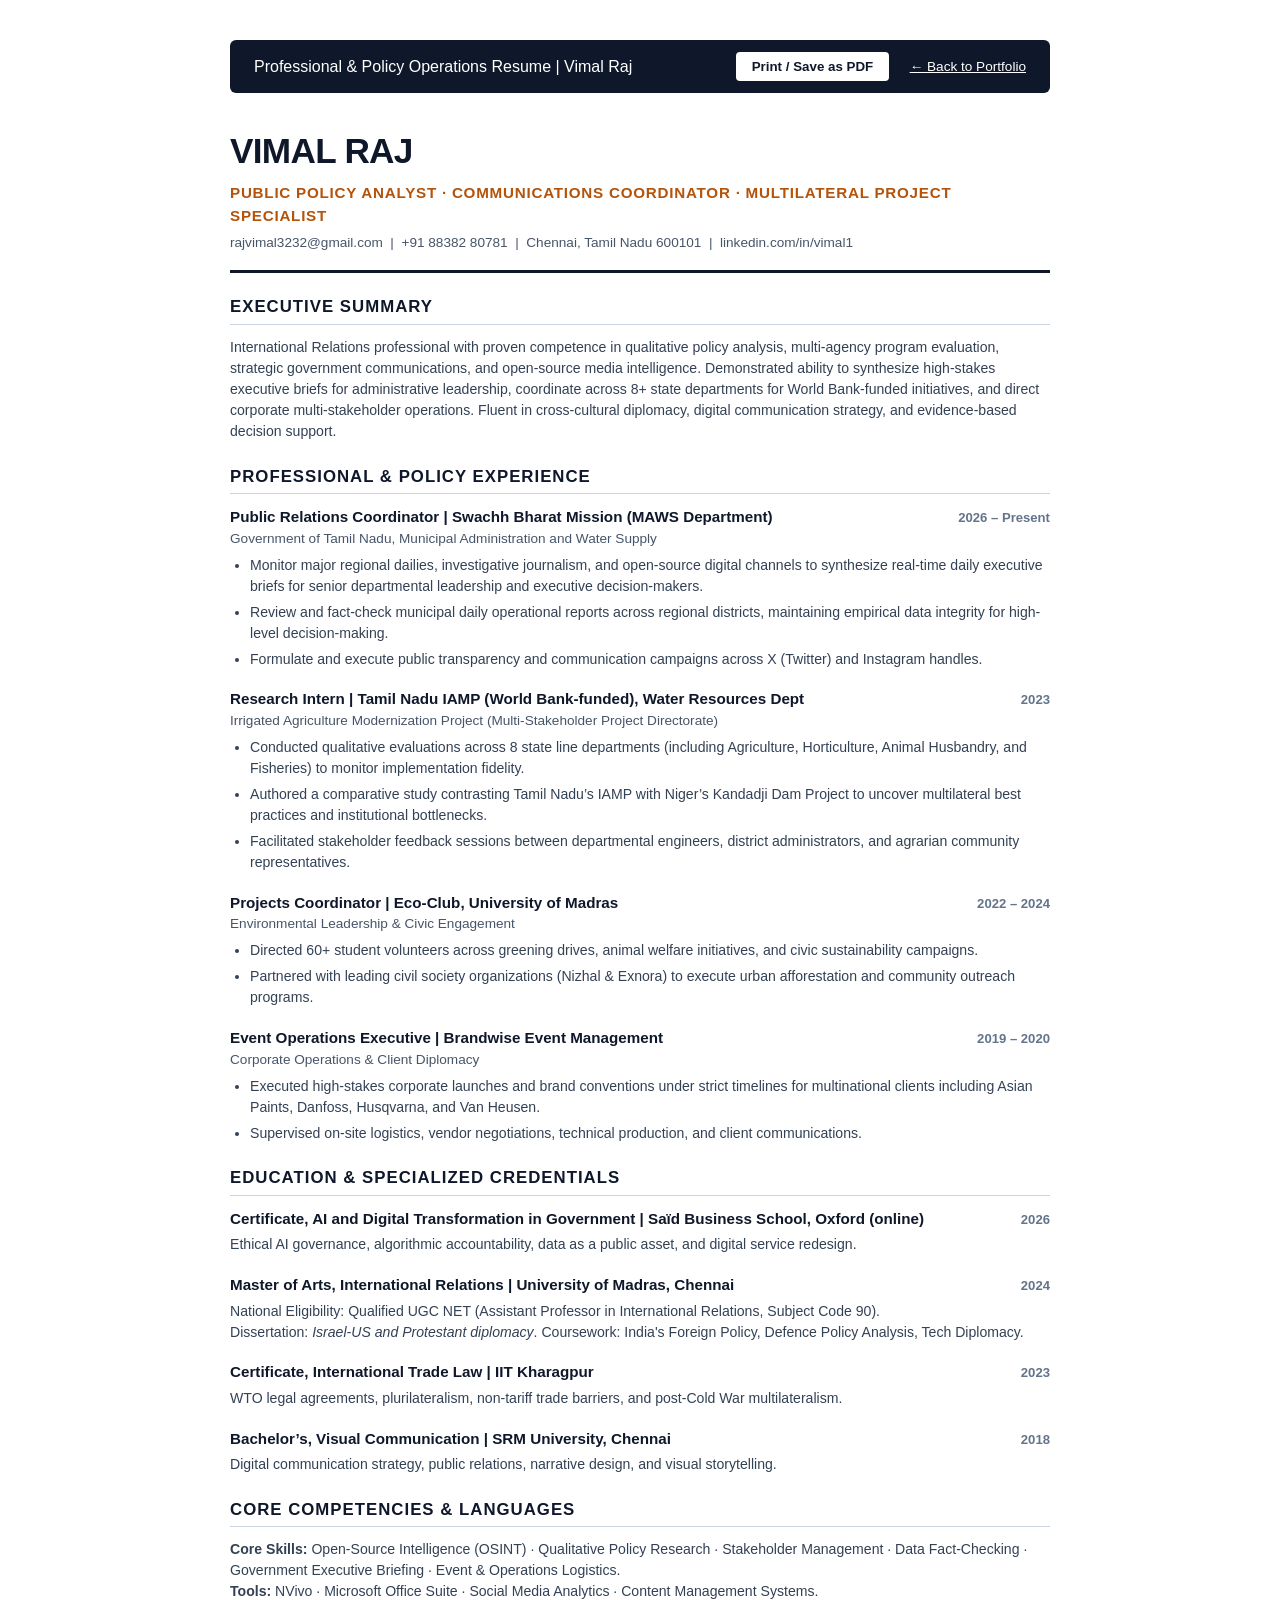
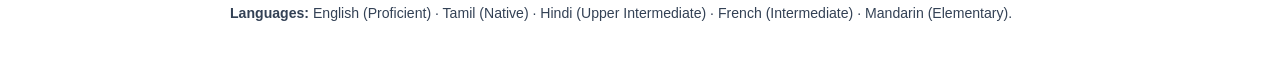
<file: cv-professional.html>
<!DOCTYPE html>
<html lang="en">
<head>
  <meta charset="UTF-8">
  <meta name="viewport" content="width=device-width, initial-scale=1.0">
  <title>Vimal Raj - Professional & Policy Resume</title>
  <style>
    @page { margin: 15mm; size: A4; }
    body {
      font-family: -apple-system, BlinkMacSystemFont, "Segoe UI", Roboto, Helvetica, Arial, sans-serif;
      color: #1e293b;
      line-height: 1.5;
      margin: 0;
      padding: 2.5rem;
      background: #ffffff;
      max-width: 820px;
      margin: 0 auto;
    }
    .header {
      border-bottom: 3px solid #0f172a;
      padding-bottom: 1rem;
      margin-bottom: 1.25rem;
    }
    .name {
      font-size: 2.2rem;
      font-weight: 800;
      margin: 0 0 0.25rem;
      color: #0f172a;
      letter-spacing: -0.02em;
    }
    .subtitle {
      font-size: 0.95rem;
      font-weight: 700;
      color: #b45309;
      text-transform: uppercase;
      letter-spacing: 0.05em;
      margin-bottom: 0.35rem;
    }
    .contact-info {
      font-size: 0.85rem;
      color: #475569;
    }
    .contact-info a {
      color: inherit;
      text-decoration: none;
    }
    .section-title {
      font-size: 1.05rem;
      font-weight: 700;
      text-transform: uppercase;
      letter-spacing: 0.06em;
      border-bottom: 1.5px solid #cbd5e1;
      padding-bottom: 0.25rem;
      margin-top: 1.35rem;
      margin-bottom: 0.75rem;
      color: #0f172a;
    }
    .job-entry {
      margin-bottom: 1.15rem;
    }
    .job-header {
      display: flex;
      justify-content: space-between;
      align-items: baseline;
      font-weight: 700;
      font-size: 0.95rem;
      color: #0f172a;
    }
    .job-date {
      font-size: 0.82rem;
      color: #64748b;
      font-weight: 600;
    }
    .job-sub {
      font-size: 0.85rem;
      color: #475569;
      font-weight: 500;
      margin-bottom: 0.35rem;
    }
    p, ul {
      font-size: 0.88rem;
      margin-top: 0.25rem;
      margin-bottom: 0.5rem;
      color: #334155;
    }
    ul {
      padding-left: 1.25rem;
    }
    li {
      margin-bottom: 0.3rem;
    }
    .grid-2 {
      display: grid;
      grid-template-columns: 1fr 1fr;
      gap: 1rem;
    }
    .badge {
      display: inline-block;
      background: #f1f5f9;
      color: #0f172a;
      padding: 0.2rem 0.55rem;
      font-size: 0.75rem;
      border-radius: 4px;
      font-weight: 600;
      margin-right: 0.3rem;
      margin-bottom: 0.3rem;
      border: 1px solid #e2e8f0;
    }
    .print-bar {
      background: #0f172a;
      color: #ffffff;
      padding: 0.75rem 1.5rem;
      display: flex;
      justify-content: space-between;
      align-items: center;
      margin-bottom: 2rem;
      border-radius: 6px;
    }
    .print-btn {
      background: #ffffff;
      color: #0f172a;
      border: none;
      padding: 0.45rem 1rem;
      font-weight: 600;
      border-radius: 4px;
      cursor: pointer;
    }
    @media print {
      .print-bar { display: none !important; }
      body { padding: 0 !important; }
    }
  </style>
</head>
<body>

  <div class="print-bar">
    <span>Professional & Policy Operations Resume | Vimal Raj</span>
    <div>
      <button class="print-btn" onclick="window.print()">Print / Save as PDF</button>
      <a href="index.html" style="color:#ffffff; margin-left:1rem; text-decoration:underline; font-size:0.85rem;">← Back to Portfolio</a>
    </div>
  </div>

  <div class="header">
    <h1 class="name">VIMAL RAJ</h1>
    <div class="subtitle">Public Policy Analyst · Communications Coordinator · Multilateral Project Specialist</div>
    <div class="contact-info">
      rajvimal3232@gmail.com &nbsp;|&nbsp; +91 88382 80781 &nbsp;|&nbsp; Chennai, Tamil Nadu 600101 &nbsp;|&nbsp; linkedin.com/in/vimal1
    </div>
  </div>

  <div class="section-title">Executive Summary</div>
  <p>
    International Relations professional with proven competence in qualitative policy analysis, multi-agency program evaluation, strategic government communications, and open-source media intelligence. Demonstrated ability to synthesize high-stakes executive briefs for administrative leadership, coordinate across 8+ state departments for World Bank-funded initiatives, and direct corporate multi-stakeholder operations. Fluent in cross-cultural diplomacy, digital communication strategy, and evidence-based decision support.
  </p>

  <div class="section-title">Professional & Policy Experience</div>

  <div class="job-entry">
    <div class="job-header">
      <span>Public Relations Coordinator | Swachh Bharat Mission (MAWS Department)</span>
      <span class="job-date">2026 – Present</span>
    </div>
    <div class="job-sub">Government of Tamil Nadu, Municipal Administration and Water Supply</div>
    <ul>
      <li>Monitor major regional dailies, investigative journalism, and open-source digital channels to synthesize real-time daily executive briefs for senior departmental leadership and executive decision-makers.</li>
      <li>Review and fact-check municipal daily operational reports across regional districts, maintaining empirical data integrity for high-level decision-making.</li>
      <li>Formulate and execute public transparency and communication campaigns across X (Twitter) and Instagram handles.</li>
    </ul>
  </div>

  <div class="job-entry">
    <div class="job-header">
      <span>Research Intern | Tamil Nadu IAMP (World Bank-funded), Water Resources Dept</span>
      <span class="job-date">2023</span>
    </div>
    <div class="job-sub">Irrigated Agriculture Modernization Project (Multi-Stakeholder Project Directorate)</div>
    <ul>
      <li>Conducted qualitative evaluations across 8 state line departments (including Agriculture, Horticulture, Animal Husbandry, and Fisheries) to monitor implementation fidelity.</li>
      <li>Authored a comparative study contrasting Tamil Nadu’s IAMP with Niger’s Kandadji Dam Project to uncover multilateral best practices and institutional bottlenecks.</li>
      <li>Facilitated stakeholder feedback sessions between departmental engineers, district administrators, and agrarian community representatives.</li>
    </ul>
  </div>

  <div class="job-entry">
    <div class="job-header">
      <span>Projects Coordinator | Eco-Club, University of Madras</span>
      <span class="job-date">2022 – 2024</span>
    </div>
    <div class="job-sub">Environmental Leadership & Civic Engagement</div>
    <ul>
      <li>Directed 60+ student volunteers across greening drives, animal welfare initiatives, and civic sustainability campaigns.</li>
      <li>Partnered with leading civil society organizations (Nizhal & Exnora) to execute urban afforestation and community outreach programs.</li>
    </ul>
  </div>

  <div class="job-entry">
    <div class="job-header">
      <span>Event Operations Executive | Brandwise Event Management</span>
      <span class="job-date">2019 – 2020</span>
    </div>
    <div class="job-sub">Corporate Operations & Client Diplomacy</div>
    <ul>
      <li>Executed high-stakes corporate launches and brand conventions under strict timelines for multinational clients including Asian Paints, Danfoss, Husqvarna, and Van Heusen.</li>
      <li>Supervised on-site logistics, vendor negotiations, technical production, and client communications.</li>
    </ul>
  </div>

  <div class="section-title">Education & Specialized Credentials</div>

  <div class="job-entry">
    <div class="job-header">
      <span>Certificate, AI and Digital Transformation in Government | Saïd Business School, Oxford (online)</span>
      <span class="job-date">2026</span>
    </div>
    <p>Ethical AI governance, algorithmic accountability, data as a public asset, and digital service redesign.</p>
  </div>

  <div class="job-entry">
    <div class="job-header">
      <span>Master of Arts, International Relations | University of Madras, Chennai</span>
      <span class="job-date">2024</span>
    </div>
    <p>
      National Eligibility: Qualified UGC NET (Assistant Professor in International Relations, Subject Code 90).<br>
      Dissertation: <em>Israel-US and Protestant diplomacy</em>. Coursework: India's Foreign Policy, Defence Policy Analysis, Tech Diplomacy.
    </p>
  </div>

  <div class="job-entry">
    <div class="job-header">
      <span>Certificate, International Trade Law | IIT Kharagpur</span>
      <span class="job-date">2023</span>
    </div>
    <p>WTO legal agreements, plurilateralism, non-tariff trade barriers, and post-Cold War multilateralism.</p>
  </div>

  <div class="job-entry">
    <div class="job-header">
      <span>Bachelor’s, Visual Communication | SRM University, Chennai</span>
      <span class="job-date">2018</span>
    </div>
    <p>Digital communication strategy, public relations, narrative design, and visual storytelling.</p>
  </div>

  <div class="section-title">Core Competencies & Languages</div>
  <p>
    <strong>Core Skills:</strong> Open-Source Intelligence (OSINT) · Qualitative Policy Research · Stakeholder Management · Data Fact-Checking · Government Executive Briefing · Event & Operations Logistics.<br>
    <strong>Tools:</strong> NVivo · Microsoft Office Suite · Social Media Analytics · Content Management Systems.<br>
    <strong>Languages:</strong> English (Proficient) · Tamil (Native) · Hindi (Upper Intermediate) · French (Intermediate) · Mandarin (Elementary).
  </p>

</body>
</html>
</file>
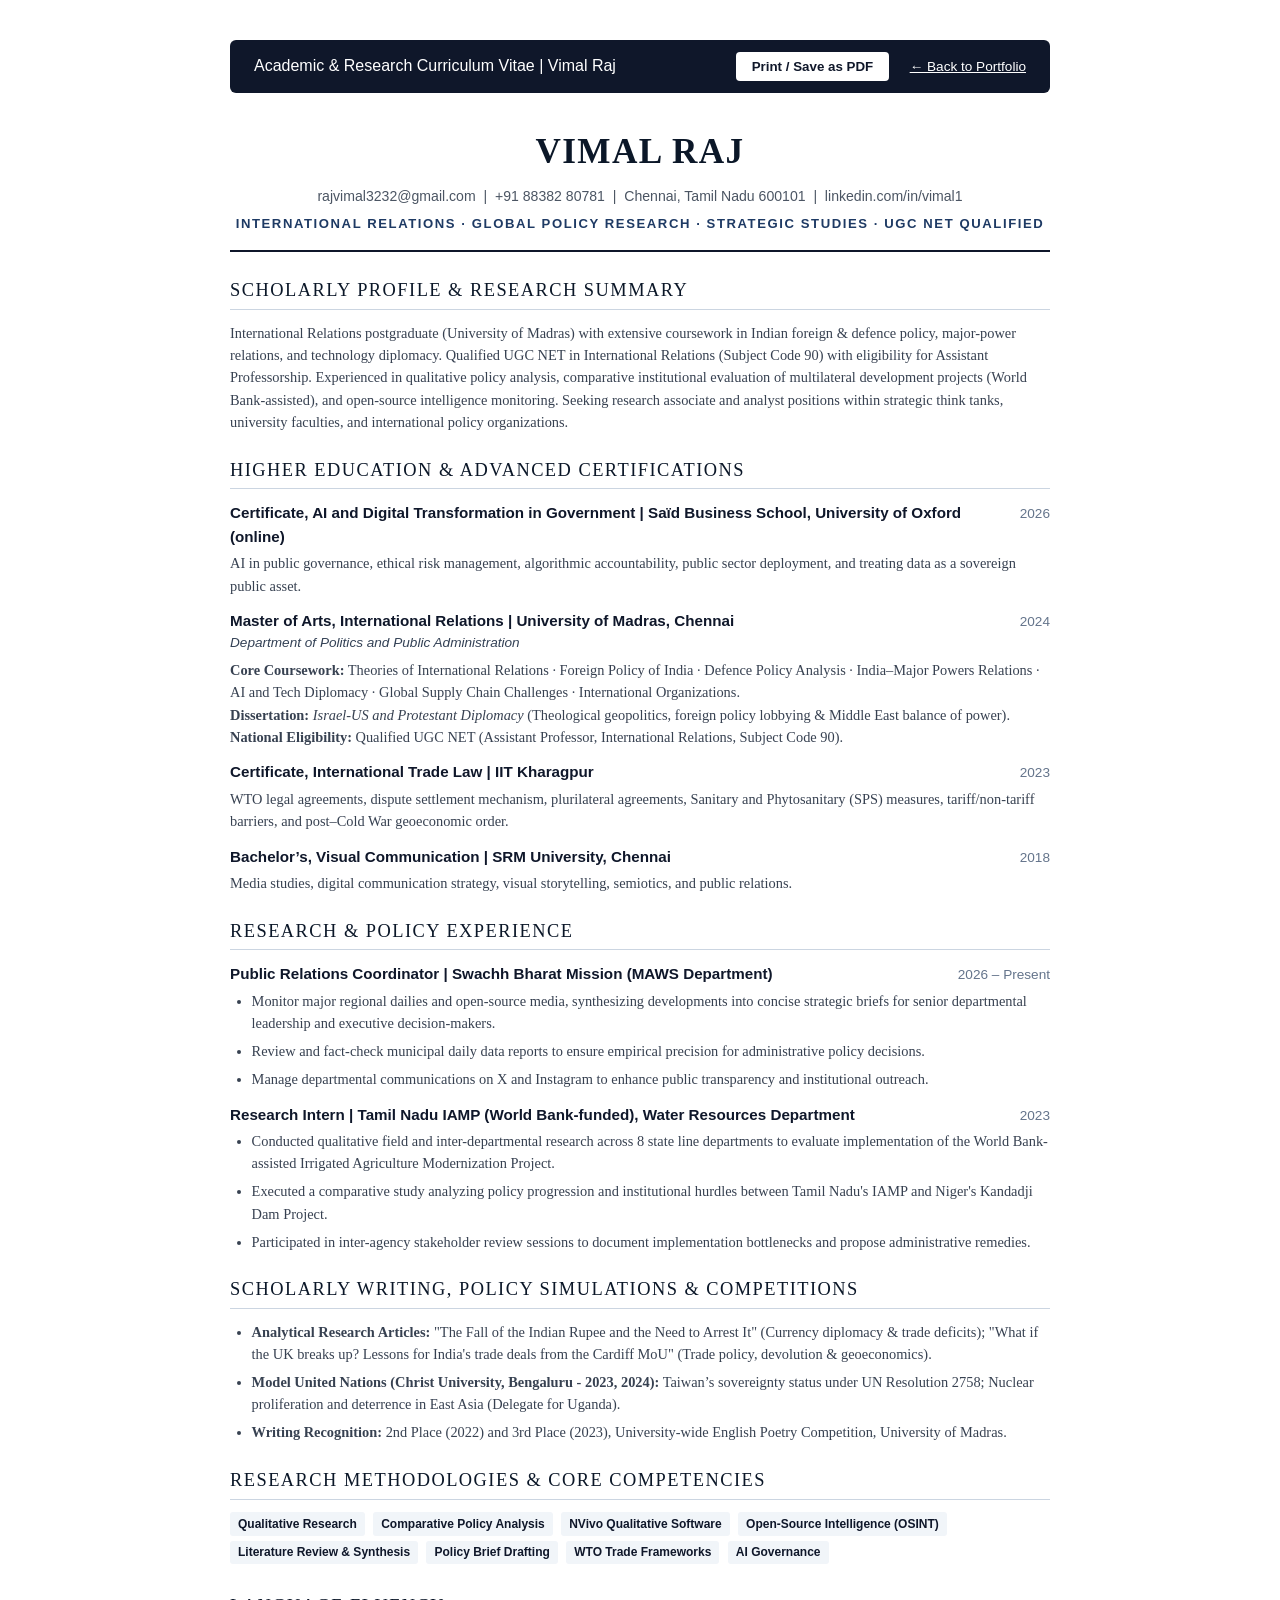
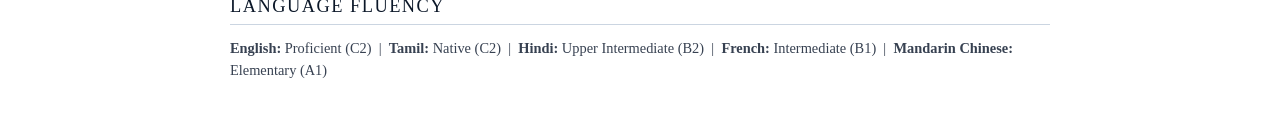
<file: cv-research.html>
<!DOCTYPE html>
<html lang="en">
<head>
  <meta charset="UTF-8">
  <meta name="viewport" content="width=device-width, initial-scale=1.0">
  <title>Vimal Raj - Academic & Research Curriculum Vitae</title>
  <style>
    @page { margin: 15mm; size: A4; }
    body {
      font-family: 'Georgia', 'Times New Roman', serif;
      color: #111827;
      line-height: 1.55;
      margin: 0;
      padding: 2.5rem;
      background: #ffffff;
      max-width: 820px;
      margin: 0 auto;
    }
    .header {
      text-align: center;
      border-bottom: 2px solid #0f172a;
      padding-bottom: 1rem;
      margin-bottom: 1.5rem;
    }
    .name {
      font-size: 2.2rem;
      letter-spacing: 0.04em;
      margin: 0 0 0.35rem;
      font-weight: bold;
      color: #0b1728;
    }
    .contact-info {
      font-family: -apple-system, BlinkMacSystemFont, "Segoe UI", Roboto, sans-serif;
      font-size: 0.88rem;
      color: #4b5563;
      margin-bottom: 0.4rem;
    }
    .contact-info a {
      color: inherit;
      text-decoration: none;
    }
    .subtitle {
      font-family: -apple-system, BlinkMacSystemFont, "Segoe UI", Roboto, sans-serif;
      font-size: 0.82rem;
      text-transform: uppercase;
      letter-spacing: 0.12em;
      font-weight: 700;
      color: #1e3a64;
    }
    .section-title {
      font-size: 1.15rem;
      text-transform: uppercase;
      letter-spacing: 0.08em;
      border-bottom: 1px solid #cbd5e1;
      padding-bottom: 0.25rem;
      margin-top: 1.4rem;
      margin-bottom: 0.75rem;
      color: #0b1728;
    }
    .item-header {
      display: flex;
      justify-content: space-between;
      align-items: baseline;
      font-family: -apple-system, BlinkMacSystemFont, "Segoe UI", Roboto, sans-serif;
      font-weight: 700;
      font-size: 0.95rem;
      color: #0f172a;
    }
    .item-date {
      font-size: 0.85rem;
      color: #64748b;
      font-weight: 500;
    }
    .item-sub {
      font-family: -apple-system, BlinkMacSystemFont, "Segoe UI", Roboto, sans-serif;
      font-size: 0.85rem;
      color: #334155;
      font-style: italic;
      margin-bottom: 0.35rem;
    }
    p, ul {
      font-size: 0.9rem;
      margin-top: 0.25rem;
      margin-bottom: 0.75rem;
      color: #374151;
    }
    ul {
      padding-left: 1.35rem;
    }
    li {
      margin-bottom: 0.35rem;
    }
    .badge {
      display: inline-block;
      font-family: -apple-system, BlinkMacSystemFont, "Segoe UI", Roboto, sans-serif;
      background: #f1f5f9;
      color: #0f172a;
      padding: 0.15rem 0.5rem;
      font-size: 0.75rem;
      border-radius: 3px;
      font-weight: 600;
      margin-right: 0.3rem;
      margin-bottom: 0.3rem;
    }
    .print-bar {
      background: #0f172a;
      color: #ffffff;
      padding: 0.75rem 1.5rem;
      display: flex;
      justify-content: space-between;
      align-items: center;
      margin-bottom: 2rem;
      border-radius: 6px;
      font-family: -apple-system, BlinkMacSystemFont, "Segoe UI", Roboto, sans-serif;
    }
    .print-btn {
      background: #ffffff;
      color: #0f172a;
      border: none;
      padding: 0.45rem 1rem;
      font-weight: 600;
      border-radius: 4px;
      cursor: pointer;
    }
    @media print {
      .print-bar { display: none !important; }
      body { padding: 0 !important; }
    }
  </style>
</head>
<body>

  <div class="print-bar">
    <span>Academic & Research Curriculum Vitae | Vimal Raj</span>
    <div>
      <button class="print-btn" onclick="window.print()">Print / Save as PDF</button>
      <a href="index.html" style="color:#ffffff; margin-left:1rem; text-decoration:underline; font-size:0.85rem;">← Back to Portfolio</a>
    </div>
  </div>

  <div class="header">
    <h1 class="name">VIMAL RAJ</h1>
    <div class="contact-info">
      rajvimal3232@gmail.com &nbsp;|&nbsp; +91 88382 80781 &nbsp;|&nbsp; Chennai, Tamil Nadu 600101 &nbsp;|&nbsp; linkedin.com/in/vimal1
    </div>
    <div class="subtitle">
      International Relations · Global Policy Research · Strategic Studies · UGC NET Qualified
    </div>
  </div>

  <div class="section-title">Scholarly Profile & Research Summary</div>
  <p>
    International Relations postgraduate (University of Madras) with extensive coursework in Indian foreign & defence policy, major-power relations, and technology diplomacy. Qualified UGC NET in International Relations (Subject Code 90) with eligibility for Assistant Professorship. Experienced in qualitative policy analysis, comparative institutional evaluation of multilateral development projects (World Bank-assisted), and open-source intelligence monitoring. Seeking research associate and analyst positions within strategic think tanks, university faculties, and international policy organizations.
  </p>

  <div class="section-title">Higher Education & Advanced Certifications</div>

  <div class="item-header">
    <span>Certificate, AI and Digital Transformation in Government | Saïd Business School, University of Oxford (online)</span>
    <span class="item-date">2026</span>
  </div>
  <p>
    AI in public governance, ethical risk management, algorithmic accountability, public sector deployment, and treating data as a sovereign public asset.
  </p>

  <div class="item-header">
    <span>Master of Arts, International Relations | University of Madras, Chennai</span>
    <span class="item-date">2024</span>
  </div>
  <div class="item-sub">Department of Politics and Public Administration</div>
  <p>
    <strong>Core Coursework:</strong> Theories of International Relations · Foreign Policy of India · Defence Policy Analysis · India–Major Powers Relations · AI and Tech Diplomacy · Global Supply Chain Challenges · International Organizations.<br>
    <strong>Dissertation:</strong> <em>Israel-US and Protestant Diplomacy</em> (Theological geopolitics, foreign policy lobbying & Middle East balance of power).<br>
    <strong>National Eligibility:</strong> Qualified UGC NET (Assistant Professor, International Relations, Subject Code 90).
  </p>

  <div class="item-header">
    <span>Certificate, International Trade Law | IIT Kharagpur</span>
    <span class="item-date">2023</span>
  </div>
  <p>
    WTO legal agreements, dispute settlement mechanism, plurilateral agreements, Sanitary and Phytosanitary (SPS) measures, tariff/non-tariff barriers, and post–Cold War geoeconomic order.
  </p>

  <div class="item-header">
    <span>Bachelor’s, Visual Communication | SRM University, Chennai</span>
    <span class="item-date">2018</span>
  </div>
  <p>
    Media studies, digital communication strategy, visual storytelling, semiotics, and public relations.
  </p>

  <div class="section-title">Research & Policy Experience</div>

  <div class="item-header">
    <span>Public Relations Coordinator | Swachh Bharat Mission (MAWS Department)</span>
    <span class="item-date">2026 – Present</span>
  </div>
  <ul>
    <li>Monitor major regional dailies and open-source media, synthesizing developments into concise strategic briefs for senior departmental leadership and executive decision-makers.</li>
    <li>Review and fact-check municipal daily data reports to ensure empirical precision for administrative policy decisions.</li>
    <li>Manage departmental communications on X and Instagram to enhance public transparency and institutional outreach.</li>
  </ul>

  <div class="item-header">
    <span>Research Intern | Tamil Nadu IAMP (World Bank-funded), Water Resources Department</span>
    <span class="item-date">2023</span>
  </div>
  <ul>
    <li>Conducted qualitative field and inter-departmental research across 8 state line departments to evaluate implementation of the World Bank-assisted Irrigated Agriculture Modernization Project.</li>
    <li>Executed a comparative study analyzing policy progression and institutional hurdles between Tamil Nadu's IAMP and Niger's Kandadji Dam Project.</li>
    <li>Participated in inter-agency stakeholder review sessions to document implementation bottlenecks and propose administrative remedies.</li>
  </ul>

  <div class="section-title">Scholarly Writing, Policy Simulations & Competitions</div>
  <ul>
    <li><strong>Analytical Research Articles:</strong> "The Fall of the Indian Rupee and the Need to Arrest It" (Currency diplomacy & trade deficits); "What if the UK breaks up? Lessons for India's trade deals from the Cardiff MoU" (Trade policy, devolution & geoeconomics).</li>
    <li><strong>Model United Nations (Christ University, Bengaluru - 2023, 2024):</strong> Taiwan’s sovereignty status under UN Resolution 2758; Nuclear proliferation and deterrence in East Asia (Delegate for Uganda).</li>
    <li><strong>Writing Recognition:</strong> 2nd Place (2022) and 3rd Place (2023), University-wide English Poetry Competition, University of Madras.</li>
  </ul>

  <div class="section-title">Research Methodologies & Core Competencies</div>
  <p>
    <span class="badge">Qualitative Research</span>
    <span class="badge">Comparative Policy Analysis</span>
    <span class="badge">NVivo Qualitative Software</span>
    <span class="badge">Open-Source Intelligence (OSINT)</span>
    <span class="badge">Literature Review & Synthesis</span>
    <span class="badge">Policy Brief Drafting</span>
    <span class="badge">WTO Trade Frameworks</span>
    <span class="badge">AI Governance</span>
  </p>

  <div class="section-title">Language Fluency</div>
  <p>
    <strong>English:</strong> Proficient (C2) &nbsp;|&nbsp;
    <strong>Tamil:</strong> Native (C2) &nbsp;|&nbsp;
    <strong>Hindi:</strong> Upper Intermediate (B2) &nbsp;|&nbsp;
    <strong>French:</strong> Intermediate (B1) &nbsp;|&nbsp;
    <strong>Mandarin Chinese:</strong> Elementary (A1)
  </p>

</body>
</html>
</file>
<file: styles.css>
/* ==========================================================================
   VIMAL RAJ | PORTFOLIO STYLESHEET
   Design System: Global Institutions, Think Tanks & Policy Research
   Palette: Deep Navy Blue, Crisp White, Subtle Slate Gray & Diplomatic Gold
   ========================================================================== */

:root {
  /* Primary Diplomatic Palette */
  --navy-950: #070d18;
  --navy-900: #0b1728;
  --navy-850: #10213a;
  --navy-800: #162c4d;
  --navy-700: #1e3a64;
  --navy-600: #2b4c7e;
  
  /* Slate & Neutral Hierarchy */
  --slate-900: #0f172a;
  --slate-800: #1e293b;
  --slate-700: #334155;
  --slate-600: #475569;
  --slate-500: #64748b;
  --slate-400: #94a3b8;
  --slate-300: #cbd5e1;
  --slate-200: #e2e8f0;
  --slate-100: #f1f5f9;
  --slate-50:  #f8fafc;
  --white:     #ffffff;

  /* Editorial Accents */
  --accent-gold: #c59b27;
  --accent-gold-light: #f6e05e;
  --accent-gold-soft: #fef9c3;
  --accent-blue: #2563eb;
  --accent-blue-soft: #eff6ff;
  --accent-teal: #0d9488;
  --accent-teal-soft: #f0fdfa;
  
  /* Borders & Shadows */
  --border-light: #e2e8f0;
  --border-subtle: #cbd5e1;
  --border-navy: #1e3a64;
  --shadow-sm: 0 1px 2px 0 rgb(0 0 0 / 0.05);
  --shadow-md: 0 4px 6px -1px rgb(0 0 0 / 0.1), 0 2px 4px -2px rgb(0 0 0 / 0.1);
  --shadow-lg: 0 10px 15px -3px rgb(0 0 0 / 0.08), 0 4px 6px -4px rgb(0 0 0 / 0.05);
  --shadow-xl: 0 20px 25px -5px rgb(0 0 0 / 0.1), 0 8px 10px -6px rgb(0 0 0 / 0.1);
  --shadow-diplomatic: 0 12px 32px -4px rgba(11, 23, 40, 0.12), 0 4px 12px -2px rgba(11, 23, 40, 0.06);

  /* Typography */
  --font-serif: "Newsreader", "Merriweather", "Playfair Display", "Georgia", "Cambria", serif;
  --font-sans: "Inter", -apple-system, BlinkMacSystemFont, "Segoe UI", Roboto, Helvetica, Arial, sans-serif;
  --font-mono: "JetBrains Mono", "SF Mono", "Consolas", monospace;

  /* Transitions */
  --transition-fast: 0.18s ease;
  --transition-normal: 0.3s cubic-bezier(0.16, 1, 0.3, 1);
  --transition-smooth: 0.5s cubic-bezier(0.16, 1, 0.3, 1);
}

/* Reset & Base */
*, *::before, *::after {
  box-sizing: border-box;
  margin: 0;
  padding: 0;
}

html {
  scroll-behavior: smooth;
  font-size: 16px;
  -webkit-font-smoothing: antialiased;
  -moz-osx-font-smoothing: grayscale;
}

body {
  font-family: var(--font-sans);
  background-color: var(--white);
  color: var(--slate-800);
  line-height: 1.65;
  overflow-x: hidden;
}

/* Global Container */
.container {
  width: 100%;
  max-width: 1240px;
  margin: 0 auto;
  padding: 0 1.5rem;
}

@media (min-width: 768px) {
  .container {
    padding: 0 2rem;
  }
}

/* Typography Utilities */
h1, h2, h3, h4, .font-serif {
  font-family: var(--font-serif);
  color: var(--navy-900);
  font-weight: 600;
  letter-spacing: -0.015em;
  line-height: 1.25;
}

p {
  color: var(--slate-600);
}

a {
  color: inherit;
  text-decoration: none;
  transition: color var(--transition-fast);
}

/* ==========================================================================
   NAVIGATION
   ========================================================================== */
.site-header {
  position: sticky;
  top: 0;
  z-index: 100;
  background-color: rgba(255, 255, 255, 0.94);
  backdrop-filter: blur(12px);
  -webkit-backdrop-filter: blur(12px);
  border-bottom: 1px solid var(--border-light);
  transition: all var(--transition-fast);
}

.site-header.scrolled {
  box-shadow: 0 4px 20px rgba(11, 23, 40, 0.06);
  border-bottom-color: rgba(203, 213, 225, 0.7);
}

.nav-wrapper {
  display: flex;
  align-items: center;
  justify-content: space-between;
  height: 4.5rem;
}

.brand-identity {
  display: flex;
  align-items: center;
  gap: 0.875rem;
}

.brand-seal {
  width: 2.75rem;
  height: 2.75rem;
  border-radius: 8px;
  background: linear-gradient(135deg, var(--navy-900) 0%, var(--navy-700) 100%);
  display: flex;
  align-items: center;
  justify-content: center;
  color: var(--white);
  font-family: var(--font-serif);
  font-weight: 700;
  font-size: 1.15rem;
  letter-spacing: 0.05em;
  border: 1px solid rgba(197, 155, 39, 0.4);
  box-shadow: 0 2px 6px rgba(11, 23, 40, 0.2);
}

.brand-meta {
  display: flex;
  flex-direction: column;
}

.brand-name {
  font-family: var(--font-serif);
  font-size: 1.25rem;
  font-weight: 700;
  color: var(--navy-950);
  line-height: 1.2;
  letter-spacing: -0.01em;
}

.brand-title {
  font-size: 0.75rem;
  text-transform: uppercase;
  letter-spacing: 0.08em;
  color: var(--slate-500);
  font-weight: 600;
}

.nav-links {
  display: none;
  align-items: center;
  gap: 1.75rem;
  list-style: none;
}

@media (min-width: 992px) {
  .nav-links {
    display: flex;
  }
}

.nav-link {
  font-size: 0.9rem;
  font-weight: 500;
  color: var(--slate-600);
  padding: 0.5rem 0.25rem;
  position: relative;
  transition: color var(--transition-fast);
}

.nav-link:hover, .nav-link.active {
  color: var(--navy-900);
}

.nav-link::after {
  content: '';
  position: absolute;
  bottom: 0;
  left: 0;
  width: 0;
  height: 2px;
  background-color: var(--accent-gold);
  transition: width var(--transition-normal);
}

.nav-link:hover::after, .nav-link.active::after {
  width: 100%;
}

.nav-actions {
  display: flex;
  align-items: center;
  gap: 0.75rem;
}

.btn {
  display: inline-flex;
  align-items: center;
  justify-content: center;
  gap: 0.5rem;
  padding: 0.625rem 1.25rem;
  border-radius: 6px;
  font-size: 0.875rem;
  font-weight: 600;
  cursor: pointer;
  transition: all var(--transition-fast);
  border: 1px solid transparent;
  line-height: 1.2;
  text-decoration: none;
}

.btn-sm {
  padding: 0.45rem 0.875rem;
  font-size: 0.8rem;
}

.btn-primary {
  background-color: var(--navy-900);
  color: var(--white);
  border-color: var(--navy-900);
  box-shadow: var(--shadow-sm);
}

.btn-primary:hover {
  background-color: var(--navy-800);
  border-color: var(--navy-800);
  transform: translateY(-1px);
  box-shadow: var(--shadow-md);
  color: var(--white);
}

.btn-secondary {
  background-color: var(--white);
  color: var(--navy-900);
  border-color: var(--slate-300);
}

.btn-secondary:hover {
  background-color: var(--slate-50);
  border-color: var(--slate-400);
  transform: translateY(-1px);
}

.btn-outline-gold {
  background-color: transparent;
  color: var(--accent-gold);
  border-color: var(--accent-gold);
}

.btn-outline-gold:hover {
  background-color: var(--accent-gold);
  color: var(--navy-950);
}

.mobile-menu-btn {
  display: flex;
  align-items: center;
  justify-content: center;
  width: 2.5rem;
  height: 2.5rem;
  border: 1px solid var(--border-light);
  border-radius: 6px;
  background: transparent;
  cursor: pointer;
  color: var(--slate-700);
}

@media (min-width: 992px) {
  .mobile-menu-btn {
    display: none;
  }
}

/* Mobile Nav Drawer */
.mobile-nav-drawer {
  position: fixed;
  top: 4.5rem;
  left: 0;
  width: 100%;
  background: var(--white);
  border-bottom: 1px solid var(--border-light);
  box-shadow: var(--shadow-xl);
  padding: 1.5rem;
  transform: translateY(-120%);
  opacity: 0;
  visibility: hidden;
  transition: all var(--transition-normal);
  z-index: 99;
}

.mobile-nav-drawer.open {
  transform: translateY(0);
  opacity: 1;
  visibility: visible;
}

.mobile-nav-links {
  list-style: none;
  display: flex;
  flex-direction: column;
  gap: 1rem;
}

.mobile-nav-links a {
  font-size: 1.05rem;
  font-weight: 500;
  color: var(--slate-800);
  display: block;
  padding: 0.5rem 0;
  border-bottom: 1px solid var(--slate-100);
}

/* ==========================================================================
   HERO SECTION
   ========================================================================== */
.hero-section {
  position: relative;
  background: linear-gradient(180deg, #091322 0%, #0d1b30 65%, #10213b 100%);
  color: var(--white);
  padding: 5rem 0 4.5rem;
  overflow: hidden;
  border-bottom: 1px solid rgba(255, 255, 255, 0.08);
}

/* Abstract Global Map & Canvas Network */
.hero-canvas-container {
  position: absolute;
  top: 0;
  left: 0;
  width: 100%;
  height: 100%;
  pointer-events: none;
  opacity: 0.75;
  z-index: 1;
}

#hero-network-canvas {
  width: 100%;
  height: 100%;
  display: block;
}

.hero-overlay-gradient {
  position: absolute;
  top: 0;
  left: 0;
  width: 100%;
  height: 100%;
  background: radial-gradient(circle at 75% 30%, rgba(37, 99, 235, 0.12) 0%, transparent 60%),
              radial-gradient(circle at 20% 80%, rgba(197, 155, 39, 0.08) 0%, transparent 50%);
  pointer-events: none;
  z-index: 2;
}

.hero-content {
  position: relative;
  z-index: 3;
}

.hero-grid {
  display: grid;
  grid-template-columns: 1fr;
  gap: 3rem;
  align-items: center;
}

@media (min-width: 992px) {
  .hero-grid {
    grid-template-columns: 1.15fr 0.85fr;
  }
}

.prestige-pill {
  display: inline-flex;
  align-items: center;
  gap: 0.6rem;
  padding: 0.35rem 0.95rem;
  border-radius: 9999px;
  background: rgba(255, 255, 255, 0.08);
  border: 1px solid rgba(255, 255, 255, 0.15);
  font-size: 0.78rem;
  font-weight: 600;
  letter-spacing: 0.06em;
  text-transform: uppercase;
  color: #e2e8f0;
  margin-bottom: 1.5rem;
  backdrop-filter: blur(8px);
}

.status-dot {
  width: 7px;
  height: 7px;
  border-radius: 50%;
  background-color: #22c55e;
  box-shadow: 0 0 10px #22c55e;
  animation: pulseGreen 2s infinite;
}

@keyframes pulseGreen {
  0% { transform: scale(0.95); box-shadow: 0 0 0 0 rgba(34, 197, 94, 0.7); }
  70% { transform: scale(1); box-shadow: 0 0 0 6px rgba(34, 197, 94, 0); }
  100% { transform: scale(0.95); box-shadow: 0 0 0 0 rgba(34, 197, 94, 0); }
}

.hero-title {
  font-size: 2.35rem;
  color: var(--white);
  line-height: 1.18;
  margin-bottom: 1.35rem;
  font-weight: 700;
}

@media (min-width: 768px) {
  .hero-title {
    font-size: 3.1rem;
  }
}

.hero-title .gold-accent {
  color: var(--accent-gold-light);
  font-style: italic;
  font-weight: 400;
}

.hero-bio {
  font-size: 1.08rem;
  color: #cbd5e1;
  line-height: 1.75;
  margin-bottom: 2rem;
  max-width: 640px;
}

.hero-bio strong {
  color: var(--white);
  font-weight: 600;
}

.hero-cta-group {
  display: flex;
  flex-wrap: wrap;
  gap: 1rem;
  margin-bottom: 2.5rem;
}

/* Hero Credentials Card / Right Column */
.hero-diplomatic-card {
  background: rgba(16, 33, 58, 0.75);
  border: 1px solid rgba(255, 255, 255, 0.12);
  border-radius: 12px;
  padding: 2rem;
  backdrop-filter: blur(16px);
  -webkit-backdrop-filter: blur(16px);
  box-shadow: 0 20px 40px rgba(0, 0, 0, 0.35);
  position: relative;
  overflow: hidden;
}

.hero-diplomatic-card::before {
  content: '';
  position: absolute;
  top: 0;
  left: 0;
  right: 0;
  height: 3px;
  background: linear-gradient(90deg, var(--accent-gold) 0%, var(--accent-blue) 100%);
}

.card-header-label {
  font-size: 0.75rem;
  text-transform: uppercase;
  letter-spacing: 0.12em;
  color: var(--accent-gold);
  font-weight: 700;
  margin-bottom: 1rem;
  display: flex;
  align-items: center;
  gap: 0.5rem;
}

.credentials-list {
  display: flex;
  flex-direction: column;
  gap: 1.15rem;
  margin-bottom: 1.75rem;
}

.credential-item {
  display: flex;
  align-items: flex-start;
  gap: 0.875rem;
}

.credential-icon-wrap {
  width: 2.25rem;
  height: 2.25rem;
  border-radius: 6px;
  background: rgba(255, 255, 255, 0.08);
  border: 1px solid rgba(255, 255, 255, 0.12);
  display: flex;
  align-items: center;
  justify-content: center;
  color: var(--accent-gold-light);
  flex-shrink: 0;
}

.credential-text h4 {
  font-size: 0.95rem;
  color: var(--white);
  margin-bottom: 0.15rem;
  font-family: var(--font-sans);
  font-weight: 600;
}

.credential-text p {
  font-size: 0.8rem;
  color: #94a3b8;
  line-height: 1.4;
}

.hero-stat-strip {
  display: grid;
  grid-template-columns: repeat(2, 1fr);
  gap: 1rem;
  border-top: 1px solid rgba(255, 255, 255, 0.1);
  padding-top: 1.25rem;
}

.stat-box {
  text-align: center;
}

.stat-number {
  font-size: 1.4rem;
  font-weight: 700;
  color: var(--white);
  font-family: var(--font-serif);
}

.stat-label {
  font-size: 0.72rem;
  text-transform: uppercase;
  letter-spacing: 0.05em;
  color: #94a3b8;
}

/* ==========================================================================
   THE "CHOOSE YOUR PATH" FILTER (CORE FEATURE)
   ========================================================================== */
.pathways-section {
  background-color: var(--slate-50);
  padding: 3.5rem 0;
  border-bottom: 1px solid var(--border-light);
  position: relative;
  z-index: 10;
}

.pathways-header {
  text-align: center;
  max-width: 720px;
  margin: 0 auto 2.25rem;
}

.section-eyebrow {
  font-size: 0.78rem;
  text-transform: uppercase;
  letter-spacing: 0.14em;
  color: var(--accent-gold);
  font-weight: 700;
  margin-bottom: 0.5rem;
  display: block;
}

.section-title {
  font-size: 2.1rem;
  color: var(--navy-900);
  margin-bottom: 0.75rem;
}

@media (min-width: 768px) {
  .section-title {
    font-size: 2.5rem;
  }
}

.section-subtitle {
  font-size: 1rem;
  color: var(--slate-600);
  line-height: 1.6;
}

/* Prominent Interactive Filter Component */
.filter-container {
  display: flex;
  justify-content: center;
  margin-bottom: 2rem;
}

.filter-nav {
  display: inline-flex;
  flex-wrap: wrap;
  gap: 0.5rem;
  background: var(--white);
  padding: 0.45rem;
  border-radius: 10px;
  border: 1px solid var(--border-subtle);
  box-shadow: var(--shadow-diplomatic);
  max-width: 100%;
}

.path-filter-btn {
  display: inline-flex;
  align-items: center;
  gap: 0.65rem;
  padding: 0.75rem 1.35rem;
  border-radius: 7px;
  font-size: 0.88rem;
  font-weight: 600;
  color: var(--slate-600);
  background: transparent;
  border: none;
  cursor: pointer;
  transition: all var(--transition-normal);
  white-space: nowrap;
}

.path-filter-btn .badge-count {
  display: inline-flex;
  align-items: center;
  justify-content: center;
  padding: 0.15rem 0.5rem;
  border-radius: 9999px;
  font-size: 0.72rem;
  font-weight: 700;
  background: var(--slate-100);
  color: var(--slate-600);
  transition: all var(--transition-normal);
}

.path-filter-btn:hover {
  color: var(--navy-900);
  background: var(--slate-50);
}

.path-filter-btn.active {
  background: var(--navy-900);
  color: var(--white);
  box-shadow: 0 4px 12px rgba(11, 23, 40, 0.2);
}

.path-filter-btn.active .badge-count {
  background: rgba(255, 255, 255, 0.2);
  color: var(--white);
}

/* Dynamic Pathway Insight Banner */
.pathway-insight-banner {
  background: var(--white);
  border: 1px solid var(--border-light);
  border-left: 4px solid var(--navy-900);
  border-radius: 8px;
  padding: 1.5rem 1.75rem;
  box-shadow: var(--shadow-sm);
  display: grid;
  grid-template-columns: 1fr;
  gap: 1.25rem;
  align-items: center;
  transition: all var(--transition-normal);
}

@media (min-width: 840px) {
  .pathway-insight-banner {
    grid-template-columns: 1fr auto;
  }
}

.insight-text-group h3 {
  font-size: 1.25rem;
  color: var(--navy-900);
  margin-bottom: 0.35rem;
}

.insight-text-group p {
  font-size: 0.92rem;
  color: var(--slate-600);
  margin-bottom: 0;
}

.insight-focus-tags {
  display: flex;
  flex-wrap: wrap;
  gap: 0.5rem;
}

.focus-tag {
  font-size: 0.75rem;
  font-weight: 600;
  padding: 0.3rem 0.65rem;
  border-radius: 4px;
  background: var(--slate-100);
  color: var(--slate-700);
  border: 1px solid var(--border-light);
}

/* ==========================================================================
   WORK MATRIX & TIMELINE SECTION
   ========================================================================== */
.timeline-section {
  padding: 5rem 0;
  background: var(--white);
}

.timeline-view-controls {
  display: flex;
  align-items: center;
  justify-content: space-between;
  flex-wrap: wrap;
  gap: 1rem;
  margin-bottom: 3rem;
  border-bottom: 1px solid var(--border-light);
  padding-bottom: 1.25rem;
}

.timeline-summary-text {
  font-size: 0.92rem;
  color: var(--slate-600);
}

.timeline-summary-text strong {
  color: var(--navy-900);
}

/* Vertical Timeline Track */
.timeline-track-container {
  position: relative;
  max-width: 980px;
  margin: 0 auto;
}

.timeline-vertical-line {
  position: absolute;
  top: 1.5rem;
  bottom: 2rem;
  left: 1.75rem;
  width: 2px;
  background: linear-gradient(180deg, var(--navy-900) 0%, var(--border-subtle) 100%);
}

@media (min-width: 768px) {
  .timeline-vertical-line {
    left: 2rem;
  }
}

/* Timeline Entry Item */
.timeline-item {
  position: relative;
  margin-bottom: 2.25rem;
  padding-left: 4.25rem;
  transition: opacity 0.35s ease, transform 0.35s ease, max-height 0.35s ease;
}

@media (min-width: 768px) {
  .timeline-item {
    padding-left: 5rem;
  }
}

.timeline-item.filtered-out {
  opacity: 0.15;
  transform: scale(0.98);
  pointer-events: none;
}

/* Timeline Node Anchor Icon */
.timeline-node-pin {
  position: absolute;
  top: 1.25rem;
  left: 0.65rem;
  width: 2.25rem;
  height: 2.25rem;
  border-radius: 50%;
  background: var(--white);
  border: 2px solid var(--navy-900);
  display: flex;
  align-items: center;
  justify-content: center;
  color: var(--navy-900);
  box-shadow: 0 0 0 4px var(--white);
  z-index: 5;
  transition: all var(--transition-fast);
}

@media (min-width: 768px) {
  .timeline-node-pin {
    left: 0.9rem;
  }
}

.timeline-item:hover .timeline-node-pin,
.timeline-card.expanded ~ .timeline-node-pin {
  background: var(--navy-900);
  color: var(--white);
  border-color: var(--accent-gold);
}

/* Expanding Timeline Card */
.timeline-card {
  background: var(--white);
  border: 1px solid var(--border-light);
  border-radius: 10px;
  box-shadow: var(--shadow-sm);
  transition: all var(--transition-normal);
  overflow: hidden;
}

.timeline-card:hover {
  box-shadow: var(--shadow-diplomatic);
  border-color: var(--slate-300);
}

.timeline-card.expanded {
  border-color: var(--navy-700);
  box-shadow: 0 12px 30px rgba(11, 23, 40, 0.1);
}

.card-main-header {
  padding: 1.5rem 1.75rem;
  cursor: pointer;
  display: flex;
  flex-direction: column;
  gap: 0.75rem;
  background: var(--white);
  user-select: none;
}

.card-top-meta {
  display: flex;
  align-items: center;
  justify-content: space-between;
  flex-wrap: wrap;
  gap: 0.5rem;
}

.card-tag-group {
  display: flex;
  align-items: center;
  gap: 0.5rem;
  flex-wrap: wrap;
}

.tag-badge {
  font-size: 0.72rem;
  font-weight: 700;
  text-transform: uppercase;
  letter-spacing: 0.05em;
  padding: 0.25rem 0.6rem;
  border-radius: 4px;
}

.tag-badge.tag-research {
  background: #eff6ff;
  color: #1e40af;
  border: 1px solid #bfdbfe;
}

.tag-badge.tag-policy {
  background: #f0fdf4;
  color: #166534;
  border: 1px solid #bbf7d0;
}

.tag-badge.tag-academic {
  background: #fefce8;
  color: #854d0e;
  border: 1px solid #fef08a;
}

.tag-badge.tag-project {
  background: #f5f3ff;
  color: #5b21b6;
  border: 1px solid #ddd6fe;
}

.tag-badge.tag-diplomacy {
  background: #fff1f2;
  color: #9f1239;
  border: 1px solid #fecdd3;
}

.card-period {
  font-size: 0.8rem;
  font-family: var(--font-mono);
  color: var(--slate-500);
  font-weight: 500;
}

.card-title-group h3 {
  font-size: 1.25rem;
  color: var(--navy-950);
  margin-bottom: 0.25rem;
}

.card-institution {
  font-size: 0.92rem;
  color: var(--slate-600);
  font-weight: 500;
  display: flex;
  align-items: center;
  gap: 0.35rem;
}

.card-summary-preview {
  font-size: 0.92rem;
  color: var(--slate-600);
  line-height: 1.6;
  margin-bottom: 0;
}

.card-expand-prompt {
  display: flex;
  align-items: center;
  justify-content: space-between;
  margin-top: 0.5rem;
  padding-top: 0.75rem;
  border-top: 1px solid var(--slate-100);
}

.expand-toggle-text {
  font-size: 0.8rem;
  font-weight: 600;
  color: var(--navy-700);
  display: flex;
  align-items: center;
  gap: 0.4rem;
}

.chevron-icon {
  transition: transform var(--transition-normal);
}

.timeline-card.expanded .chevron-icon {
  transform: rotate(180deg);
}

/* Expanded Card Drawer */
.card-expanded-drawer {
  max-height: 0;
  opacity: 0;
  overflow: hidden;
  transition: max-height 0.4s ease, opacity 0.3s ease, padding 0.3s ease;
  background: var(--slate-50);
  border-top: 1px solid var(--border-light);
}

.timeline-card.expanded .card-expanded-drawer {
  max-height: 1200px;
  opacity: 1;
  padding: 1.75rem;
}

.expanded-grid {
  display: grid;
  grid-template-columns: 1fr;
  gap: 1.5rem;
}

@media (min-width: 768px) {
  .expanded-grid {
    grid-template-columns: 1.3fr 0.7fr;
  }
}

.expanded-bullets {
  list-style: none;
  display: flex;
  flex-direction: column;
  gap: 0.85rem;
}

.expanded-bullets li {
  position: relative;
  padding-left: 1.5rem;
  font-size: 0.9rem;
  color: var(--slate-700);
  line-height: 1.6;
}

.expanded-bullets li::before {
  content: '▪';
  position: absolute;
  left: 0;
  color: var(--navy-900);
  font-size: 1.1rem;
  line-height: 1;
  top: 0.2rem;
}

.expanded-metrics-panel {
  background: var(--white);
  border: 1px solid var(--border-light);
  border-radius: 8px;
  padding: 1.25rem;
}

.metrics-panel-title {
  font-size: 0.75rem;
  text-transform: uppercase;
  letter-spacing: 0.08em;
  color: var(--slate-500);
  font-weight: 700;
  margin-bottom: 0.85rem;
}

.metric-row {
  display: flex;
  justify-content: space-between;
  align-items: center;
  padding: 0.5rem 0;
  border-bottom: 1px solid var(--slate-100);
  font-size: 0.82rem;
}

.metric-row:last-child {
  border-bottom: none;
}

.metric-label {
  color: var(--slate-500);
}

.metric-val {
  font-weight: 600;
  color: var(--navy-900);
}

.expanded-action-footer {
  margin-top: 1.25rem;
  display: flex;
  flex-wrap: wrap;
  gap: 0.75rem;
}

/* ==========================================================================
   DYNAMIC SKILLS & TOOLS RADAR
   ========================================================================== */
.skills-section {
  padding: 5rem 0;
  background: linear-gradient(180deg, var(--slate-50) 0%, var(--white) 100%);
  border-top: 1px solid var(--border-light);
  border-bottom: 1px solid var(--border-light);
}

.skills-layout-grid {
  display: grid;
  grid-template-columns: 1fr;
  gap: 3rem;
  align-items: center;
}

@media (min-width: 992px) {
  .skills-layout-grid {
    grid-template-columns: 1fr 1fr;
  }
}

.radar-canvas-card {
  background: var(--white);
  border: 1px solid var(--border-subtle);
  border-radius: 12px;
  padding: 2rem;
  box-shadow: var(--shadow-diplomatic);
  text-align: center;
  position: relative;
}

.radar-canvas-wrapper {
  position: relative;
  width: 100%;
  max-width: 440px;
  margin: 0 auto;
  aspect-ratio: 1 / 1;
}

#skills-radar-canvas {
  width: 100%;
  height: 100%;
  display: block;
}

.radar-hint {
  font-size: 0.78rem;
  color: var(--slate-500);
  margin-top: 1rem;
}

/* Skills Quadrants Breakdown */
.skills-quadrants-container {
  display: flex;
  flex-direction: column;
  gap: 1.5rem;
}

.skill-category-card {
  background: var(--white);
  border: 1px solid var(--border-light);
  border-radius: 10px;
  padding: 1.35rem 1.5rem;
  box-shadow: var(--shadow-sm);
  transition: all var(--transition-normal);
}

.skill-category-card:hover {
  border-color: var(--slate-300);
  transform: translateY(-2px);
  box-shadow: var(--shadow-md);
}

.category-card-header {
  display: flex;
  align-items: center;
  justify-content: space-between;
  margin-bottom: 0.85rem;
}

.category-title-group {
  display: flex;
  align-items: center;
  gap: 0.65rem;
}

.category-icon {
  width: 2rem;
  height: 2rem;
  border-radius: 6px;
  background: var(--slate-100);
  display: flex;
  align-items: center;
  justify-content: center;
  color: var(--navy-900);
}

.category-card-header h4 {
  font-size: 1.05rem;
  color: var(--navy-900);
  margin-bottom: 0;
}

.category-badge {
  font-size: 0.72rem;
  font-weight: 700;
  padding: 0.2rem 0.55rem;
  border-radius: 4px;
  background: var(--slate-100);
  color: var(--slate-600);
}

.skill-pills-list {
  display: flex;
  flex-wrap: wrap;
  gap: 0.45rem;
  margin-top: 0.5rem;
}

.skill-pill {
  font-size: 0.8rem;
  font-weight: 500;
  padding: 0.35rem 0.7rem;
  border-radius: 6px;
  background: var(--slate-50);
  border: 1px solid var(--border-light);
  color: var(--slate-700);
  display: inline-flex;
  align-items: center;
  gap: 0.4rem;
  transition: all var(--transition-fast);
}

.skill-pill:hover {
  background: var(--navy-900);
  color: var(--white);
  border-color: var(--navy-900);
}

.skill-pill .proficiency-dot {
  width: 6px;
  height: 6px;
  border-radius: 50%;
  background: var(--accent-gold);
}

/* ==========================================================================
   PUBLICATIONS, POLICY BRIEFS & SIMULATIONS
   ========================================================================== */
.publications-section {
  padding: 5rem 0;
  background: var(--white);
}

.publications-grid {
  display: grid;
  grid-template-columns: 1fr;
  gap: 1.5rem;
}

@media (min-width: 768px) {
  .publications-grid {
    grid-template-columns: repeat(2, 1fr);
  }
}

@media (min-width: 1024px) {
  .publications-grid {
    grid-template-columns: repeat(3, 1fr);
  }
}

.pub-card {
  background: var(--white);
  border: 1px solid var(--border-light);
  border-radius: 10px;
  padding: 1.75rem;
  box-shadow: var(--shadow-sm);
  display: flex;
  flex-direction: column;
  justify-content: space-between;
  transition: all var(--transition-normal);
  position: relative;
}

.pub-card:hover {
  border-color: var(--navy-600);
  transform: translateY(-3px);
  box-shadow: var(--shadow-diplomatic);
}

.pub-card-top {
  margin-bottom: 1.25rem;
}

.pub-meta-bar {
  display: flex;
  align-items: center;
  justify-content: space-between;
  margin-bottom: 0.75rem;
}

.pub-type-tag {
  font-size: 0.72rem;
  font-weight: 700;
  text-transform: uppercase;
  letter-spacing: 0.05em;
  color: var(--accent-gold);
}

.pub-year {
  font-size: 0.78rem;
  font-family: var(--font-mono);
  color: var(--slate-400);
}

.pub-title {
  font-size: 1.15rem;
  color: var(--navy-900);
  margin-bottom: 0.65rem;
  line-height: 1.35;
}

.pub-description {
  font-size: 0.88rem;
  color: var(--slate-600);
  line-height: 1.6;
}

.pub-action-btn {
  font-size: 0.82rem;
  font-weight: 600;
  color: var(--navy-800);
  display: inline-flex;
  align-items: center;
  gap: 0.4rem;
  border: none;
  background: transparent;
  cursor: pointer;
  padding: 0;
  margin-top: 1rem;
}

.pub-action-btn:hover {
  color: var(--accent-blue);
}

/* ==========================================================================
   CALL TO ACTION & CONTACT SECTION
   ========================================================================== */
.contact-section {
  padding: 5rem 0;
  background: linear-gradient(180deg, #0b1728 0%, #070e1a 100%);
  color: var(--white);
  position: relative;
  overflow: hidden;
}

.contact-section h2, .contact-section h3, .contact-section h4 {
  color: var(--white);
}

.contact-section p {
  color: #94a3b8;
}

.contact-layout-grid {
  display: grid;
  grid-template-columns: 1fr;
  gap: 3.5rem;
}

@media (min-width: 992px) {
  .contact-layout-grid {
    grid-template-columns: 1fr 1.15fr;
  }
}

.contact-info-panel {
  display: flex;
  flex-direction: column;
  justify-content: space-between;
}

.download-vault-box {
  background: rgba(255, 255, 255, 0.05);
  border: 1px solid rgba(255, 255, 255, 0.12);
  border-radius: 10px;
  padding: 1.5rem;
  margin: 2rem 0;
}

.download-vault-title {
  font-size: 0.8rem;
  text-transform: uppercase;
  letter-spacing: 0.1em;
  color: var(--accent-gold);
  font-weight: 700;
  margin-bottom: 1rem;
}

.download-buttons-stack {
  display: flex;
  flex-direction: column;
  gap: 0.85rem;
}

.cv-download-card {
  display: flex;
  align-items: center;
  justify-content: space-between;
  padding: 0.85rem 1.15rem;
  background: rgba(16, 33, 58, 0.6);
  border: 1px solid rgba(255, 255, 255, 0.1);
  border-radius: 6px;
  transition: all var(--transition-fast);
  color: var(--white);
  cursor: pointer;
}

.cv-download-card:hover {
  background: rgba(255, 255, 255, 0.12);
  border-color: var(--accent-gold);
  transform: translateX(4px);
}

.cv-info-group {
  display: flex;
  align-items: center;
  gap: 0.75rem;
}

.cv-badge-icon {
  width: 2rem;
  height: 2rem;
  border-radius: 4px;
  background: rgba(197, 155, 39, 0.2);
  color: var(--accent-gold-light);
  display: flex;
  align-items: center;
  justify-content: center;
}

.cv-title {
  font-size: 0.9rem;
  font-weight: 600;
  color: var(--white);
}

.cv-subtitle {
  font-size: 0.72rem;
  color: #94a3b8;
}

/* Freelance Marketplace Hub */
.freelance-marketplaces {
  margin-top: 1.5rem;
}

.marketplaces-title {
  font-size: 0.8rem;
  text-transform: uppercase;
  letter-spacing: 0.08em;
  color: #cbd5e1;
  font-weight: 600;
  margin-bottom: 0.85rem;
}

.marketplace-btn-row {
  display: flex;
  flex-wrap: wrap;
  gap: 0.75rem;
}

.marketplace-btn {
  display: inline-flex;
  align-items: center;
  gap: 0.6rem;
  padding: 0.7rem 1.15rem;
  border-radius: 6px;
  font-size: 0.85rem;
  font-weight: 600;
  border: 1px solid rgba(255, 255, 255, 0.15);
  background: rgba(255, 255, 255, 0.06);
  color: var(--white);
  transition: all var(--transition-fast);
}

.marketplace-btn.upwork-btn:hover {
  background: #14a800;
  border-color: #14a800;
  color: var(--white);
}

.marketplace-btn.fiverr-btn:hover {
  background: #1dbf73;
  border-color: #1dbf73;
  color: var(--white);
}

.marketplace-btn.linkedin-btn:hover {
  background: #0a66c2;
  border-color: #0a66c2;
  color: var(--white);
}

/* Contact Form */
.contact-form-panel {
  background: rgba(16, 33, 58, 0.75);
  border: 1px solid rgba(255, 255, 255, 0.12);
  border-radius: 12px;
  padding: 2.25rem;
  backdrop-filter: blur(16px);
  -webkit-backdrop-filter: blur(16px);
  box-shadow: 0 20px 40px rgba(0, 0, 0, 0.4);
}

.form-group-row {
  display: grid;
  grid-template-columns: 1fr;
  gap: 1.25rem;
  margin-bottom: 1.25rem;
}

@media (min-width: 640px) {
  .form-group-row {
    grid-template-columns: 1fr 1fr;
  }
}

.form-control-wrap {
  display: flex;
  flex-direction: column;
  gap: 0.4rem;
  margin-bottom: 1.25rem;
}

.form-control-wrap label {
  font-size: 0.8rem;
  font-weight: 600;
  color: #e2e8f0;
  letter-spacing: 0.02em;
}

.form-input, .form-select, .form-textarea {
  width: 100%;
  padding: 0.75rem 1rem;
  border-radius: 6px;
  background: rgba(7, 13, 24, 0.7);
  border: 1px solid rgba(255, 255, 255, 0.15);
  color: var(--white);
  font-family: var(--font-sans);
  font-size: 0.9rem;
  transition: all var(--transition-fast);
}

.form-input:focus, .form-select:focus, .form-textarea:focus {
  outline: none;
  border-color: var(--accent-gold);
  box-shadow: 0 0 0 3px rgba(197, 155, 39, 0.2);
  background: rgba(7, 13, 24, 0.95);
}

.form-select option {
  background: var(--navy-900);
  color: var(--white);
}

.form-textarea {
  resize: vertical;
  min-height: 120px;
}

/* ==========================================================================
   MODAL WINDOWS & READER DRAWER
   ========================================================================== */
.modal-backdrop {
  position: fixed;
  top: 0;
  left: 0;
  width: 100%;
  height: 100%;
  background: rgba(7, 13, 24, 0.75);
  backdrop-filter: blur(6px);
  z-index: 200;
  display: flex;
  align-items: center;
  justify-content: center;
  padding: 1.5rem;
  opacity: 0;
  visibility: hidden;
  transition: all var(--transition-normal);
}

.modal-backdrop.active {
  opacity: 1;
  visibility: visible;
}

.modal-dialog {
  background: var(--white);
  border-radius: 12px;
  max-width: 800px;
  width: 100%;
  max-height: 90vh;
  overflow-y: auto;
  box-shadow: var(--shadow-xl);
  transform: translateY(20px) scale(0.97);
  transition: all var(--transition-normal);
  border: 1px solid var(--border-light);
}

.modal-backdrop.active .modal-dialog {
  transform: translateY(0) scale(1);
}

.modal-header {
  padding: 1.5rem 2rem;
  border-bottom: 1px solid var(--border-light);
  display: flex;
  align-items: center;
  justify-content: space-between;
  background: var(--slate-50);
  position: sticky;
  top: 0;
  z-index: 10;
}

.modal-header h3 {
  font-size: 1.35rem;
  color: var(--navy-900);
  margin-bottom: 0;
}

.modal-close-btn {
  background: transparent;
  border: none;
  font-size: 1.5rem;
  color: var(--slate-400);
  cursor: pointer;
  line-height: 1;
  padding: 0.25rem;
}

.modal-close-btn:hover {
  color: var(--navy-900);
}

.modal-body {
  padding: 2rem;
  color: var(--slate-700);
  font-size: 0.95rem;
  line-height: 1.7;
}

.modal-footer {
  padding: 1.25rem 2rem;
  border-top: 1px solid var(--border-light);
  display: flex;
  justify-content: flex-end;
  gap: 1rem;
  background: var(--slate-50);
}

/* ==========================================================================
   FOOTER
   ========================================================================== */
.site-footer {
  background: #050a12;
  color: #64748b;
  padding: 3rem 0;
  border-top: 1px solid rgba(255, 255, 255, 0.08);
  font-size: 0.85rem;
}

.footer-content {
  display: flex;
  flex-direction: column;
  gap: 1.5rem;
  align-items: center;
  justify-content: space-between;
  text-align: center;
}

@media (min-width: 768px) {
  .footer-content {
    flex-direction: row;
    text-align: left;
  }
}

.footer-links {
  display: flex;
  gap: 1.5rem;
  list-style: none;
}

.footer-links a:hover {
  color: var(--white);
}

/* Toast Notifications */
.toast-notification {
  position: fixed;
  bottom: 2rem;
  right: 2rem;
  background: var(--navy-900);
  color: var(--white);
  padding: 1rem 1.5rem;
  border-radius: 8px;
  box-shadow: var(--shadow-xl);
  border-left: 4px solid var(--accent-gold);
  display: flex;
  align-items: center;
  gap: 0.75rem;
  z-index: 300;
  transform: translateY(100px);
  opacity: 0;
  transition: all var(--transition-normal);
}

.toast-notification.show {
  transform: translateY(0);
  opacity: 1;
}

/* Print Styles for CV rendering */
@media print {
  .site-header, .pathways-section, .contact-section, .site-footer, .filter-container, .btn, .hero-canvas-container {
    display: none !important;
  }
  body {
    background: white;
    color: black;
  }
}
</file>
